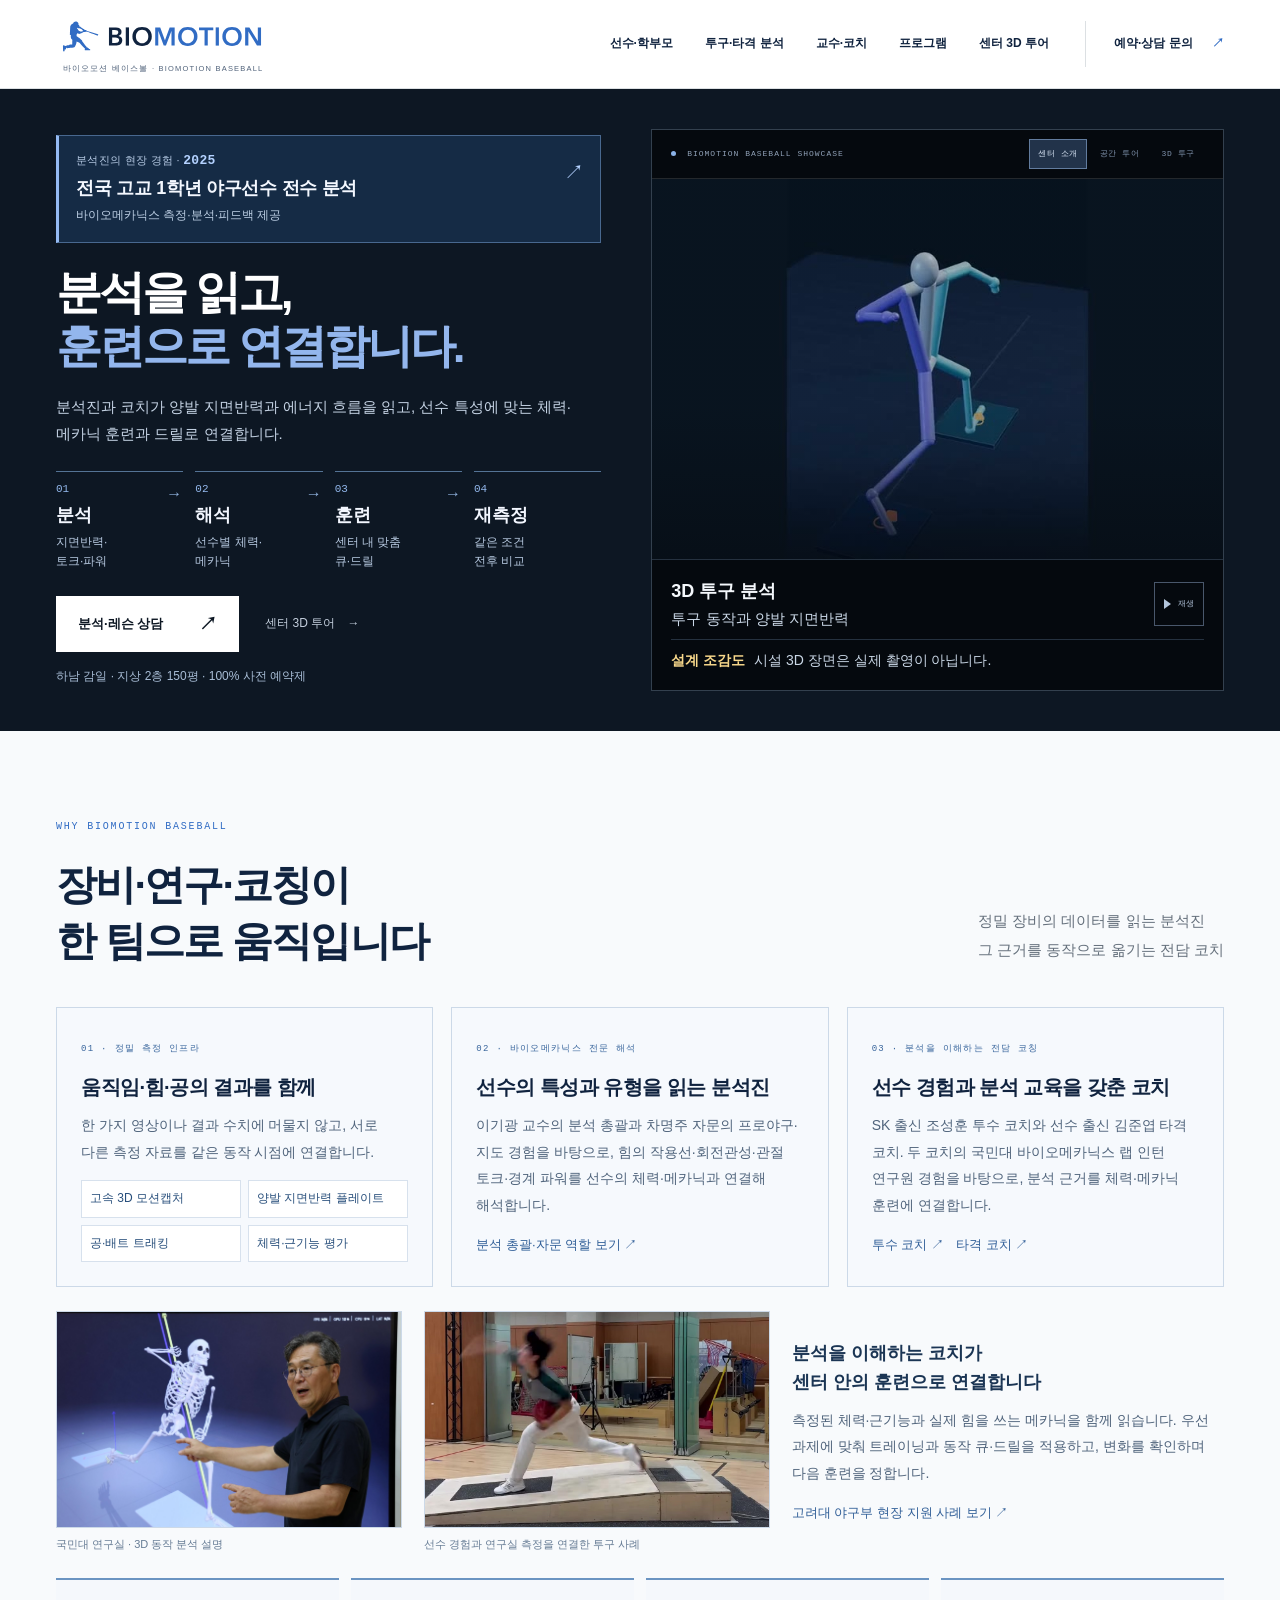
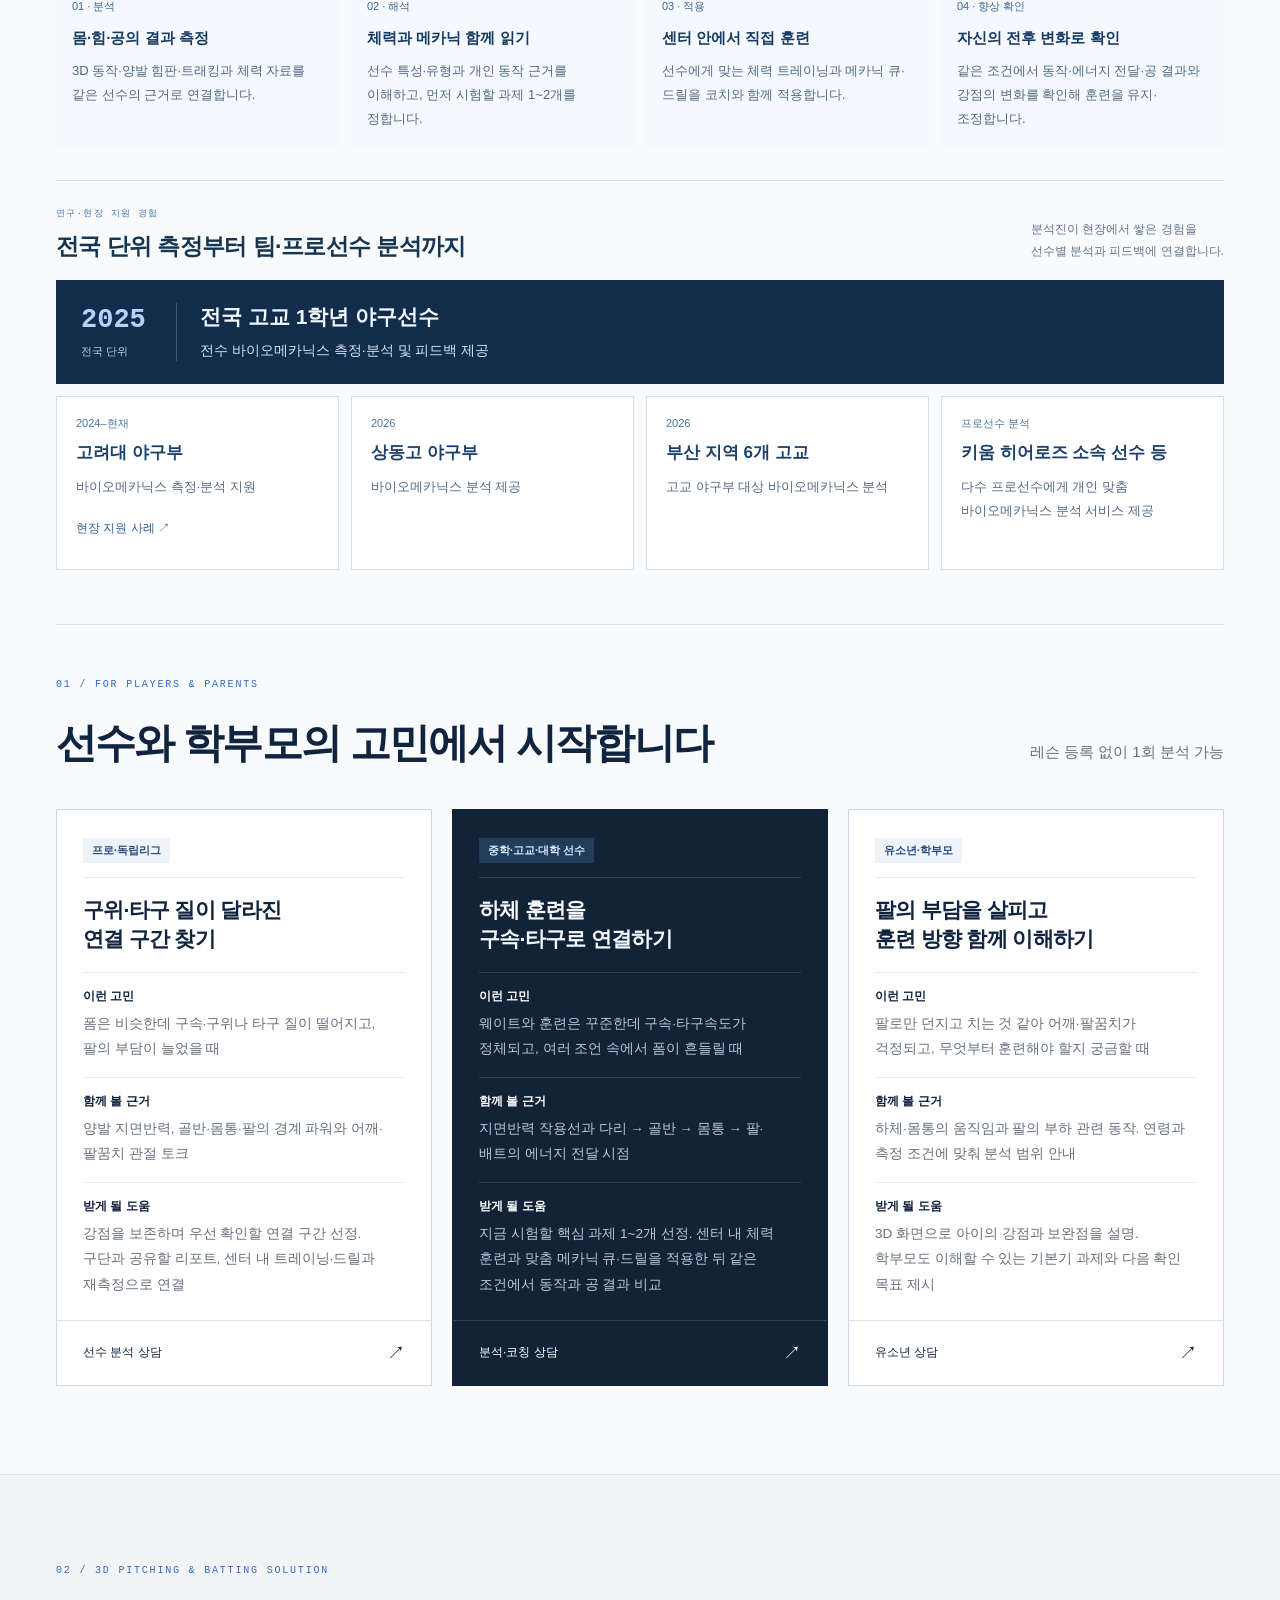
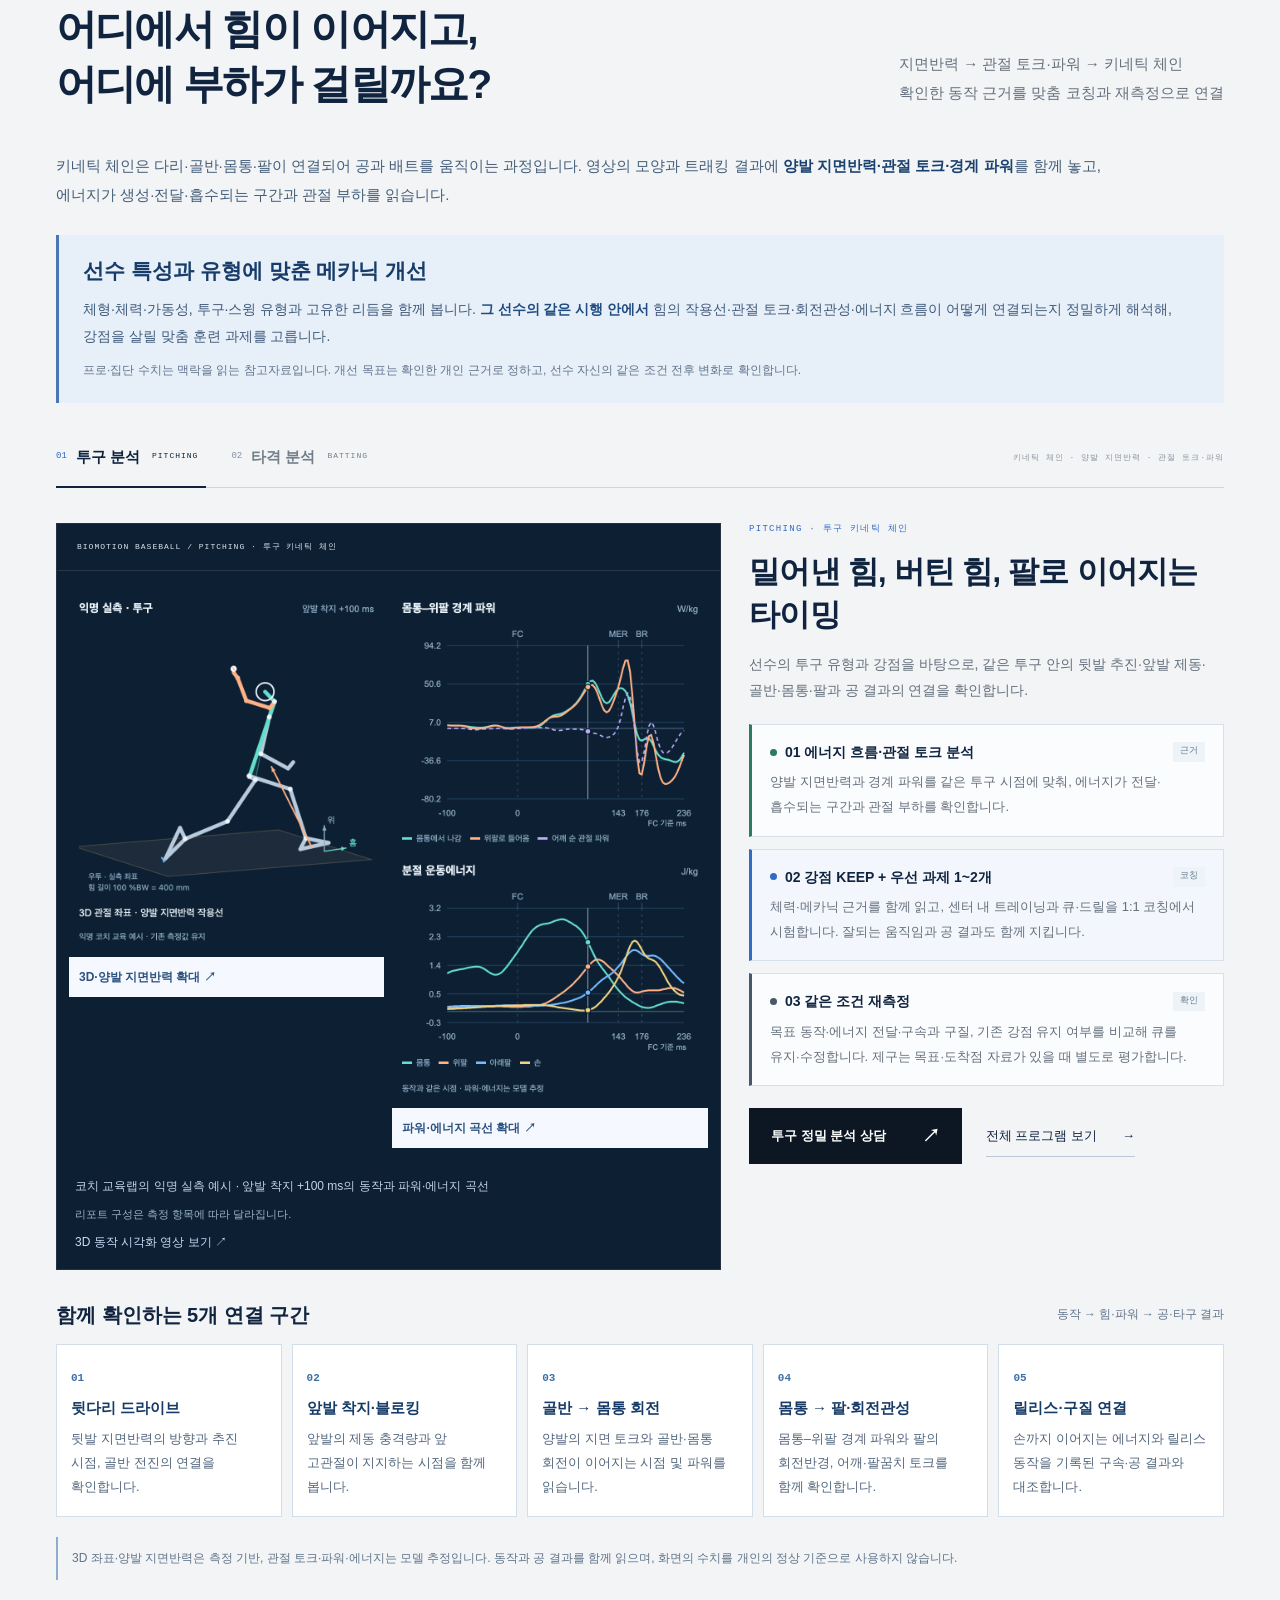
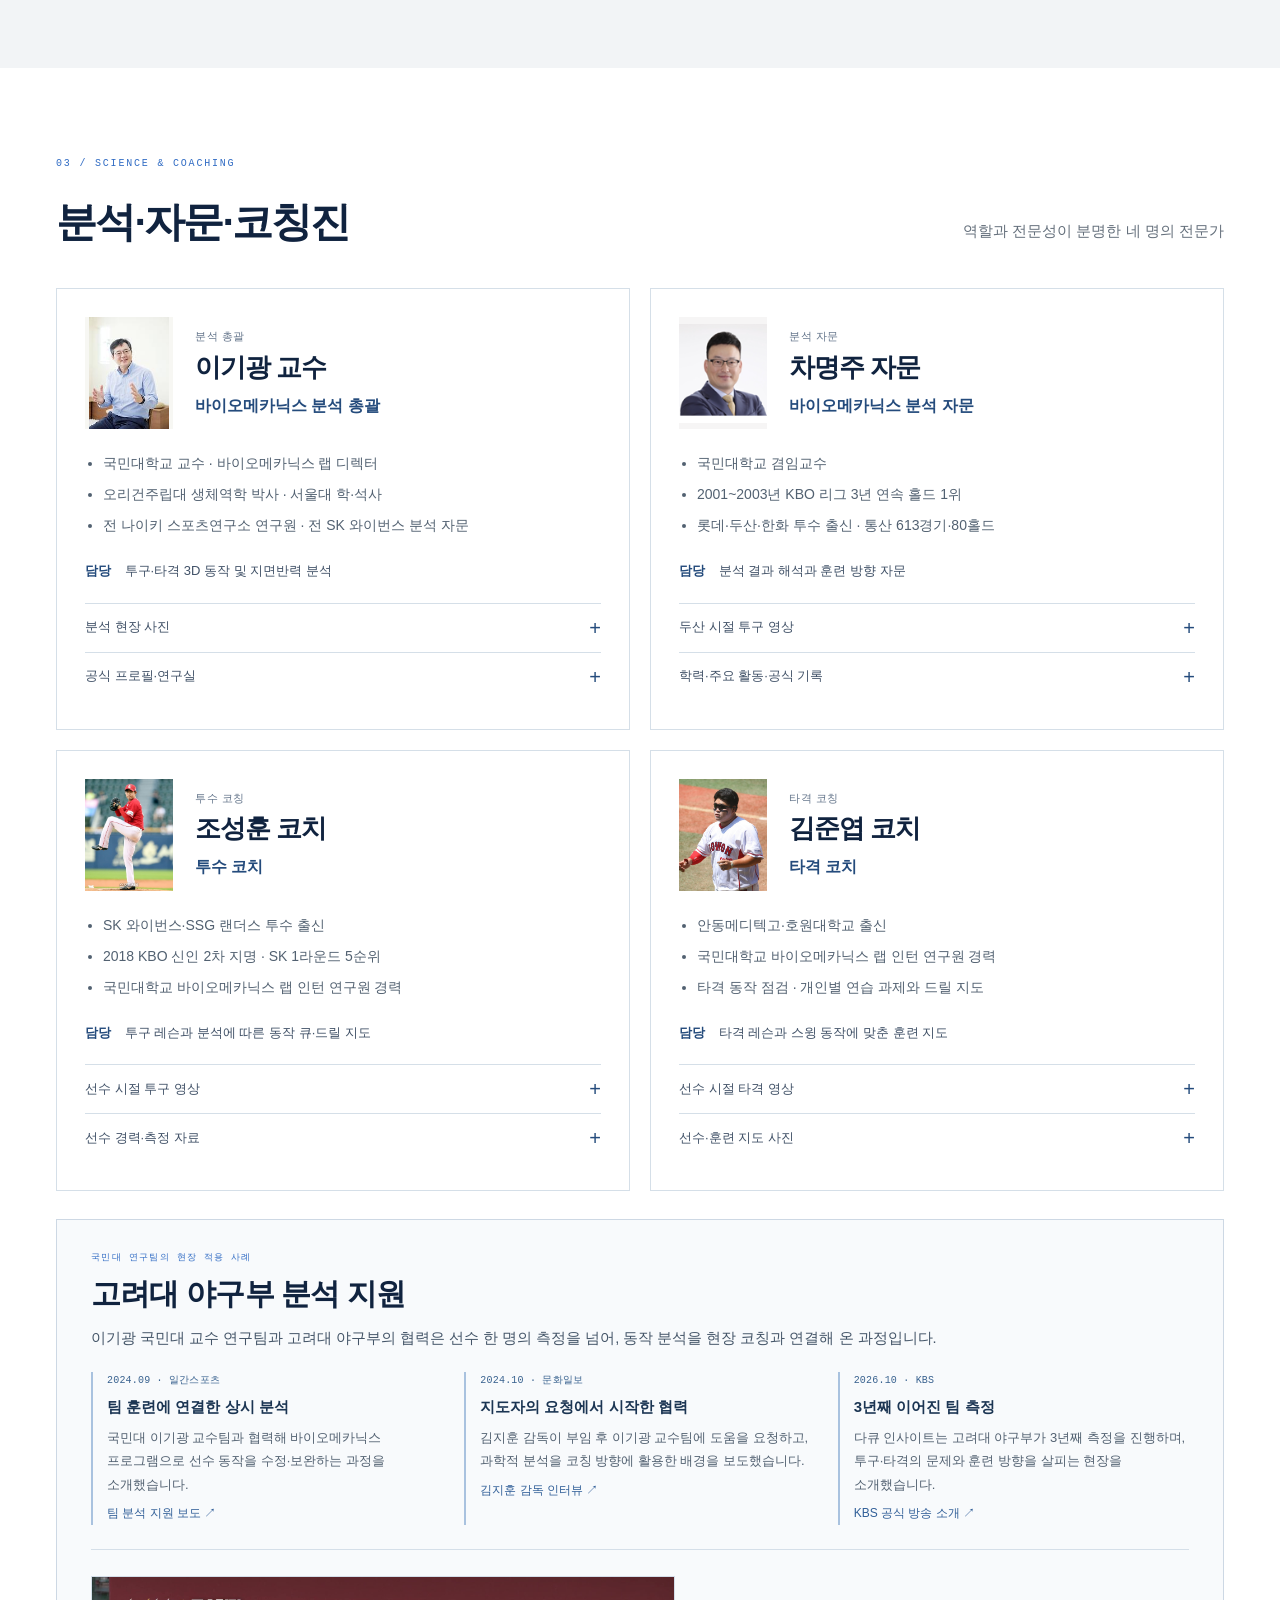
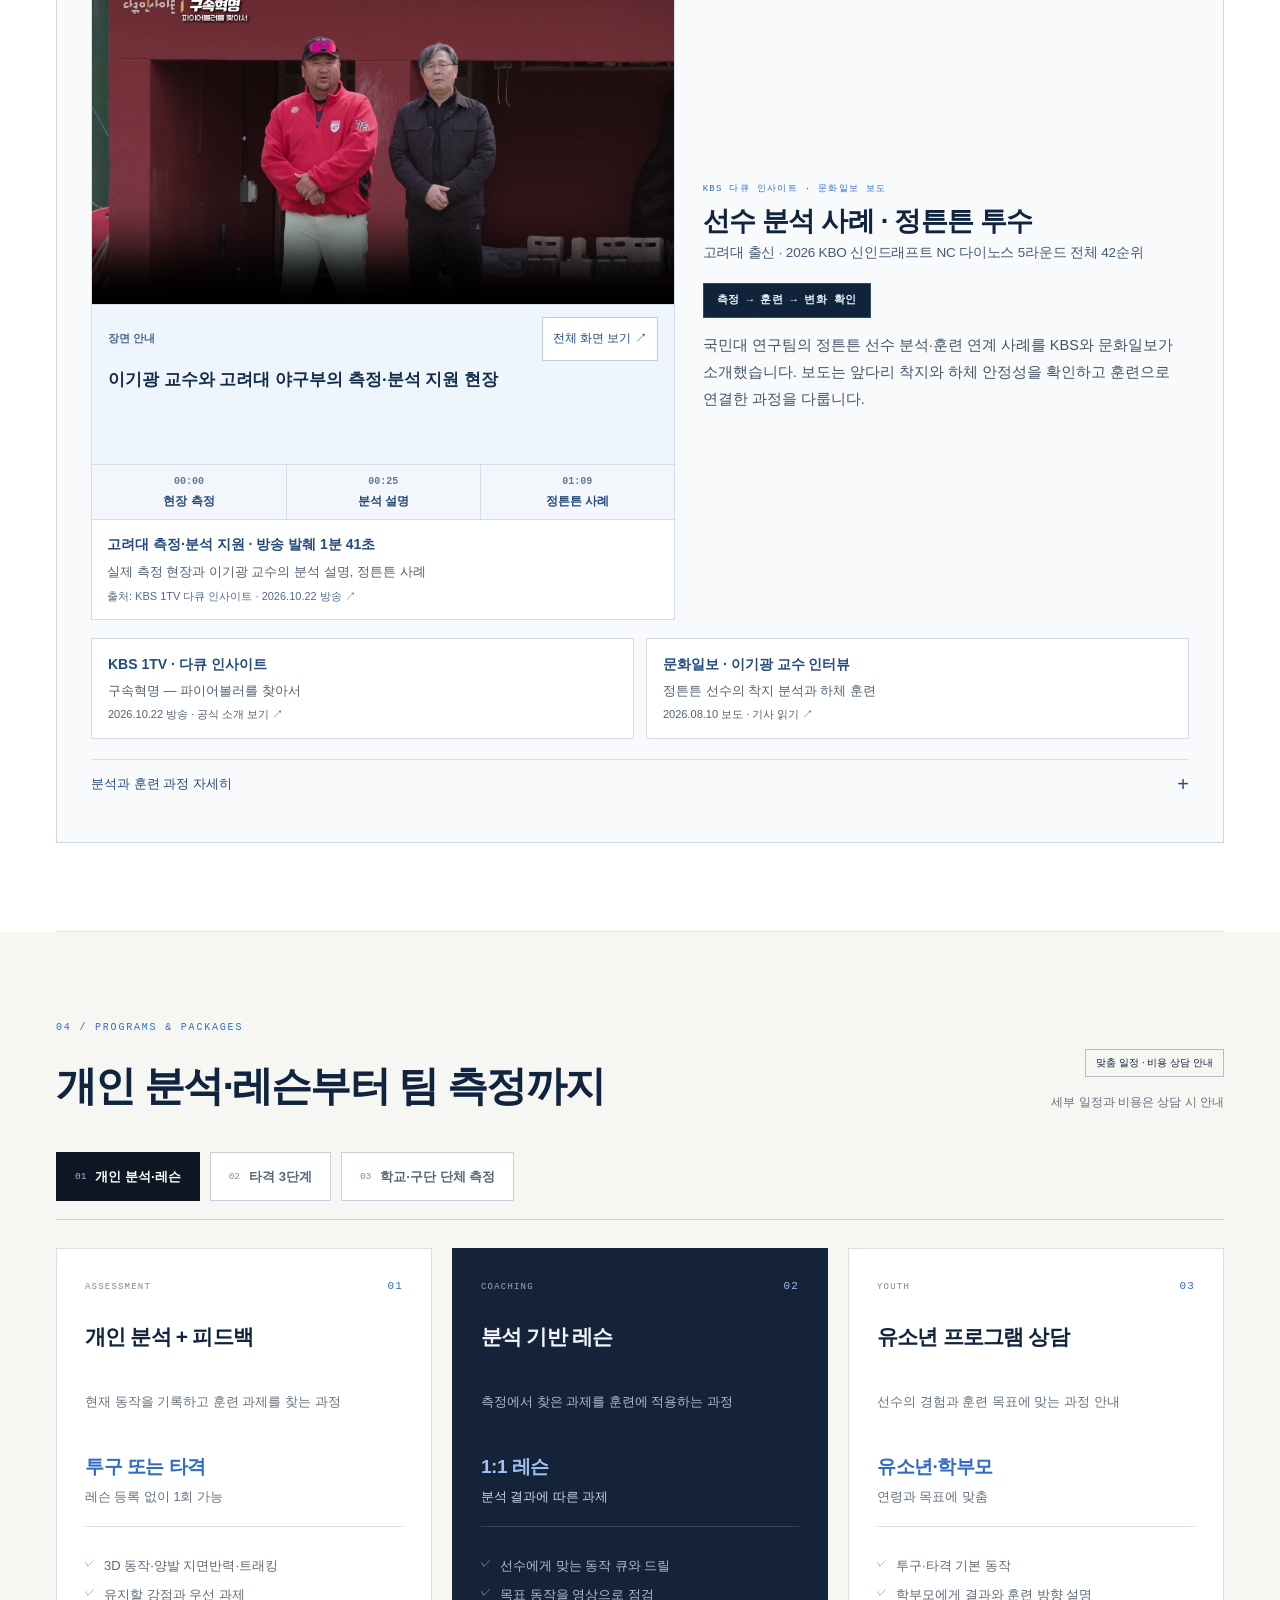
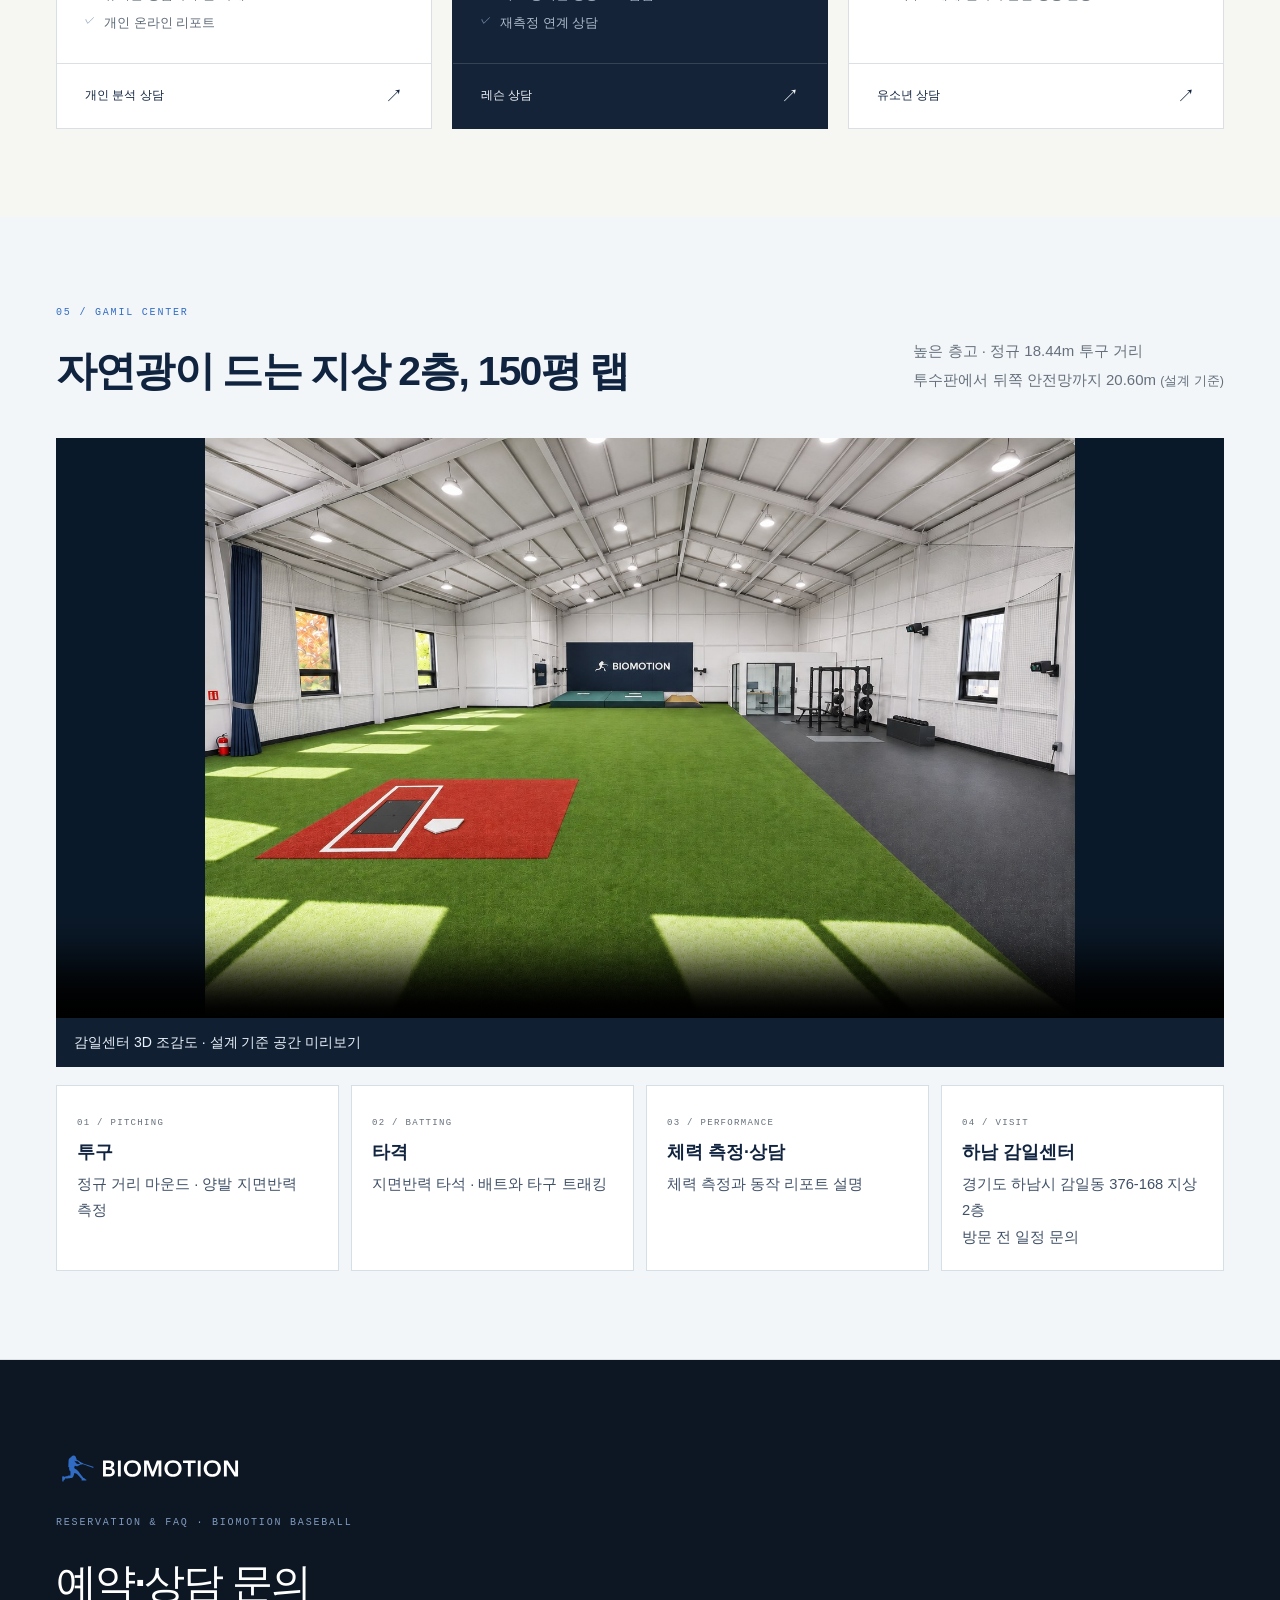
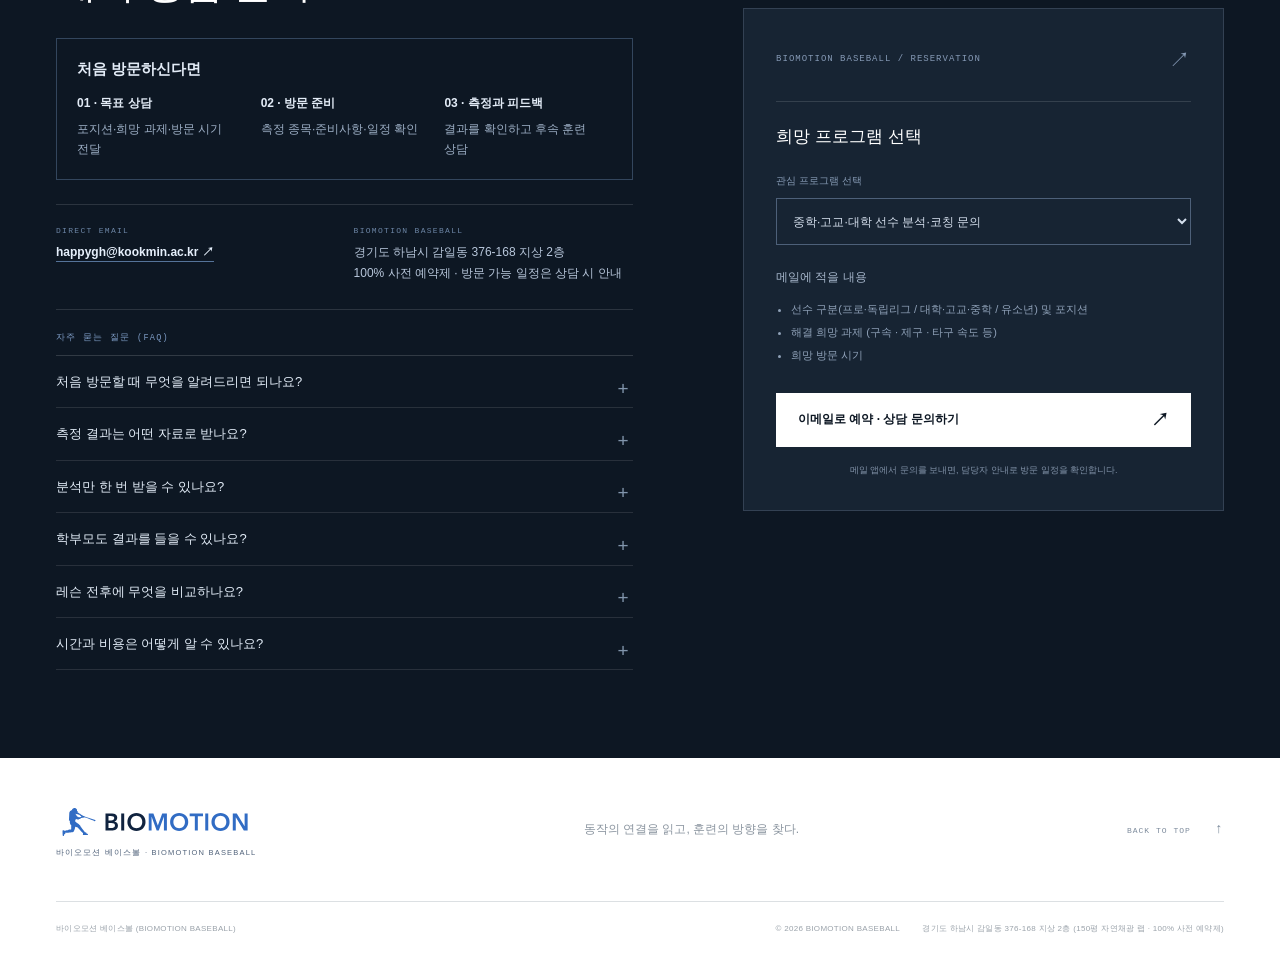
<file: index.html>
<!doctype html>
<html lang="ko">
<head>
  <meta charset="utf-8">
  <meta name="viewport" content="width=device-width, initial-scale=1">
  <meta name="theme-color" content="#08131f">
  <title>바이오모션 베이스볼 | BIOMOTION BASEBALL — 3D 투구·타격 분석 &amp; 전담 코칭</title>
  <meta name="description" content="바이오모션 베이스볼 하남 감일센터. 3D 투구·타격 분석과 양발 지면반력 측정. 바이오메카닉스 분석·자문, 전담 투수·타격 코칭과 재측정.">
  <link rel="canonical" href="https://biomotion.kr/">
  <meta property="og:type" content="website">
  <meta property="og:url" content="https://biomotion.kr/">
  <meta property="og:title" content="바이오모션 베이스볼 | 3D 투구·타격 분석과 코칭">
  <meta property="og:description" content="하남 감일센터 · 선수의 움직임을 읽고 훈련 과제를 찾는 3D 분석과 코칭">
  <meta property="og:image" content="https://biomotion.kr/assets/facility-interior-wide.jpg">
  <link rel="icon" href="assets/brand/biomotion-symbol.svg">
  <link rel="stylesheet" href="center.css?v=20261107-hero-proof-coaching">
  <script src="center.js?v=20261107-energy-coaching" defer></script>
</head>
<body>
<a class="skip" href="#main">본문으로 이동</a>
<header class="header" id="page-header">
  <div class="nav-inner wrap">
    <a class="brand" href="#intro" aria-label="바이오모션 베이스볼 홈">
      <span class="brand-lockup">
        <img src="assets/brand/biomotion-horizontal-color.svg" width="736" height="160" alt="BioMotion">
        <small>바이오모션 베이스볼 · BIOMOTION BASEBALL</small>
      </span>
    </a>
    <button class="menu" aria-expanded="false" aria-controls="navigation"><span>메뉴</span><i aria-hidden="true"></i></button>
    <nav id="navigation" aria-label="주 메뉴">
      <a href="#solutions">선수·학부모</a>
      <a href="#analysis">투구·타격 분석</a>
      <a href="#team">교수·코치</a>
      <a href="#services">프로그램</a>
      <a href="#facility">센터 3D 투어</a>
      <a class="nav-contact" href="#contact">예약·상담 문의 <span aria-hidden="true">↗</span></a>
    </nav>
  </div>
  <div class="scroll-progress" aria-hidden="true"><span id="page-progress"></span></div>
</header>

<main id="main">
  <!-- 00. HERO -->
  <section class="hero" id="intro">
    <div class="wrap hero-grid">
      <div class="hero-copy">
        <a class="hero-experience" href="#experience">
          <span class="hero-experience-label">분석진의 현장 경험 <span aria-hidden="true">·</span> <b>2025</b></span>
          <strong>전국 고교 1학년 야구선수 전수 분석</strong>
          <span class="hero-experience-detail">바이오메카닉스 측정·분석·피드백 제공</span>
          <span class="hero-experience-arrow" aria-hidden="true">↗</span>
        </a>
        <h1>분석을 읽고,<br><em>훈련으로 연결합니다.</em></h1>
        <p class="hero-promise">분석진과 코치가 양발 지면반력과 에너지 흐름을 읽고, 선수 특성에 맞는 체력·메카닉 훈련과 드릴로 연결합니다.</p>
        <div class="hero-path" id="process" aria-label="분석, 해석, 훈련, 재측정으로 이어지는 4단계">
          <ol>
            <li><span class="mono">01</span><strong>분석</strong><span>지면반력·<br>토크·파워</span></li>
            <li><span class="mono">02</span><strong>해석</strong><span>선수별 체력·<br>메카닉</span></li>
            <li><span class="mono">03</span><strong>훈련</strong><span>센터 내 맞춤<br>큐·드릴</span></li>
            <li><span class="mono">04</span><strong>재측정</strong><span>같은 조건<br>전후 비교</span></li>
          </ol>
        </div>
        <div class="hero-actions">
          <a class="button button-white" href="#contact">분석·레슨 상담 <span aria-hidden="true">↗</span></a>
          <a class="hero-secondary" href="#facility">센터 3D 투어 <span aria-hidden="true">→</span></a>
        </div>
        <p class="hero-location-note">하남 감일 · 지상 2층 150평 · 100% 사전 예약제</p>
      </div>

      <figure class="hero-visual">
        <div class="visual-topline">
          <span><i aria-hidden="true"></i> BIOMOTION BASEBALL SHOWCASE</span>
          <div class="hero-sport-switch" role="group" aria-label="첫 화면 영상 선택">
            <button type="button" data-hero-sport="official" aria-pressed="true">센터 소개</button>
            <button type="button" data-hero-sport="tour" aria-pressed="false">공간 투어</button>
            <button type="button" data-hero-sport="pitching" aria-pressed="false">3D 투구</button>
          </div>
        </div>
        <div class="hero-media is-contain" id="hero-media-stage" data-hero-mode="official">
          <video id="hero-video" src="assets/baseball-center-hero-desktop-20261106.mp4" poster="assets/baseball-center-hero-desktop-poster-20261106.jpg" data-video-label="바이오모션 베이스볼 센터 소개 영상" muted loop playsinline preload="metadata" aria-label="바이오모션 베이스볼 센터 소개 영상"></video>
          <span class="visual-coordinate coord-left" aria-hidden="true">BIOMOTION<br>BASEBALL</span>
          <span class="visual-coordinate coord-right" id="hero-sport-label" aria-hidden="true">분석·자문·코칭진</span>
          <span class="corner corner-tl" aria-hidden="true"></span><span class="corner corner-br" aria-hidden="true"></span>
        </div>
        <figcaption>
          <div class="hero-scene-caption">
            <strong id="hero-scene-title">3D 투구 분석</strong>
            <p id="hero-scene-detail">투구 동작과 양발 지면반력</p>
          </div>
          <div class="hero-video-actions">
            <button class="video-control" id="hero-video-control" aria-label="바이오모션 베이스볼 센터 소개 영상 재생"><span class="pause-icon" aria-hidden="true"></span><span class="control-label">재생</span></button>
          </div>
          <p class="hero-design-note" id="hero-design-note"><strong>설계 조감도</strong> 시설 3D 장면은 실제 촬영이 아닙니다.</p>
        </figcaption>
      </figure>
    </div>

  </section>

  <!-- 01. CONSUMER SOLUTIONS (Pro & Independent / High School & Elite / Parents & Youth) -->
  <section id="solutions" class="solutions-section section">
    <div id="start" class="sr-only" aria-hidden="true"></div>
    <div class="wrap">
      <div class="center-capabilities" id="strengths">
        <div class="section-top">
          <div><p class="eyebrow">WHY BIOMOTION BASEBALL</p><h2>장비·연구·코칭이<br>한 팀으로 움직입니다</h2></div>
          <p class="section-description">정밀 장비의 데이터를 읽는 분석진<br>그 근거를 동작으로 옮기는 전담 코치</p>
        </div>
        <div class="capability-grid">
          <article><span class="mini-label">01 · 정밀 측정 인프라</span><h3>움직임·힘·공의 결과를 함께</h3><p>한 가지 영상이나 결과 수치에 머물지 않고, 서로 다른 측정 자료를 같은 동작 시점에 연결합니다.</p><ul><li>고속 3D 모션캡처</li><li>양발 지면반력 플레이트</li><li>공·배트 트래킹</li><li>체력·근기능 평가</li></ul></article>
          <article><span class="mini-label">02 · 바이오메카닉스 전문 해석</span><h3>선수의 특성과 유형을 읽는 분석진</h3><p>이기광 교수의 분석 총괄과 차명주 자문의 프로야구·지도 경험을 바탕으로, 힘의 작용선·회전관성·관절 토크·경계 파워를 선수의 체력·메카닉과 연결해 해석합니다.</p><a href="#team">분석 총괄·자문 역할 보기 ↗</a></article>
          <article><span class="mini-label">03 · 분석을 이해하는 전담 코칭</span><h3>선수 경험과 분석 교육을 갖춘 코치</h3><p>SK 출신 조성훈 투수 코치와 선수 출신 김준엽 타격 코치. 두 코치의 국민대 바이오메카닉스 랩 인턴 연구원 경험을 바탕으로, 분석 근거를 체력·메카닉 훈련에 연결합니다.</p><a href="#coach-jo">투수 코치 ↗</a><a href="#coach-kim">타격 코치 ↗</a></article>
        </div>
        <div class="capability-proof">
          <figure><img src="assets/prof-lee-3d-skeleton.jpg" alt="국민대 연구실에서 3D 투구 동작을 설명하는 이기광 교수" loading="lazy"><figcaption>국민대 연구실 · 3D 동작 분석 설명</figcaption></figure>
          <figure><img src="assets/coach-jo-lab-mound.jpg" alt="조성훈 코치의 연구실 투구 측정 장면" loading="lazy"><figcaption>선수 경험과 연구실 측정을 연결한 투구 사례</figcaption></figure>
          <div><strong>분석을 이해하는 코치가<br>센터 안의 훈련으로 연결합니다</strong><p>측정된 체력·근기능과 실제 힘을 쓰는 메카닉을 함께 읽습니다. 우선 과제에 맞춰 트레이닝과 동작 큐·드릴을 적용하고, 변화를 확인하며 다음 훈련을 정합니다.</p><a href="#case-study">고려대 야구부 현장 지원 사례 보기 ↗</a></div>
        </div>
        <ol class="practice-loop" aria-label="분석에서 실제 훈련과 향상 확인까지">
          <li><span>01 · 분석</span><strong>몸·힘·공의 결과 측정</strong><p>3D 동작·양발 힘판·트래킹과 체력 자료를 같은 선수의 근거로 연결합니다.</p></li>
          <li><span>02 · 해석</span><strong>체력과 메카닉 함께 읽기</strong><p>선수 특성·유형과 개인 동작 근거를 이해하고, 먼저 시험할 과제 1~2개를 정합니다.</p></li>
          <li><span>03 · 적용</span><strong>센터 안에서 직접 훈련</strong><p>선수에게 맞는 체력 트레이닝과 메카닉 큐·드릴을 코치와 함께 적용합니다.</p></li>
          <li><span>04 · 향상 확인</span><strong>자신의 전후 변화로 확인</strong><p>같은 조건에서 동작·에너지 전달·공 결과와 강점의 변화를 확인해 훈련을 유지·조정합니다.</p></li>
        </ol>
        <section class="analysis-experience" id="experience" aria-labelledby="experience-heading">
          <div class="experience-heading"><div><p class="mini-label">연구·현장 지원 경험</p><h3 id="experience-heading">전국 단위 측정부터 팀·프로선수 분석까지</h3></div><p>분석진이 현장에서 쌓은 경험을<br>선수별 분석과 피드백에 연결합니다.</p></div>
          <article class="experience-national"><div><strong>2025</strong><span>전국 단위</span></div><div><h4>전국 고교 1학년 야구선수</h4><p>전수 바이오메카닉스 측정·분석 및 피드백 제공</p></div></article>
          <div class="experience-records">
            <article><span class="experience-period">2024–현재</span><h4>고려대 야구부</h4><p>바이오메카닉스 측정·분석 지원</p><a href="#case-study">현장 지원 사례 ↗</a></article>
            <article><span class="experience-period">2026</span><h4>상동고 야구부</h4><p>바이오메카닉스 분석 제공</p></article>
            <article><span class="experience-period">2026</span><h4>부산 지역 6개 고교</h4><p>고교 야구부 대상 바이오메카닉스 분석</p></article>
            <article><span class="experience-period">프로선수 분석</span><h4>키움 히어로즈 소속 선수 등</h4><p>다수 프로선수에게 개인 맞춤 바이오메카닉스 분석 서비스 제공</p></article>
          </div>
        </section>
      </div>
      <div class="section-top">
        <div><p class="eyebrow">01 / FOR PLAYERS &amp; PARENTS</p><h2>선수와 학부모의 고민에서 시작합니다</h2></div>
        <p class="section-description">레슨 등록 없이 1회 분석 가능</p>
      </div>
      <div class="consumer-grid">
        <article class="consumer-card">
          <div class="consumer-head"><span class="consumer-tag">프로·독립리그</span></div>
          <h3>구위·타구 질이 달라진<br>연결 구간 찾기</h3>
          <ul class="consumer-points"><li><strong>이런 고민</strong> 폼은 비슷한데 구속·구위나 타구 질이 떨어지고, 팔의 부담이 늘었을 때</li><li><strong>함께 볼 근거</strong> 양발 지면반력, 골반·몸통·팔의 경계 파워와 어깨·팔꿈치 관절 토크</li><li><strong>받게 될 도움</strong> 강점을 보존하며 우선 확인할 연결 구간 선정. 구단과 공유할 리포트, 센터 내 트레이닝·드릴과 재측정으로 연결</li></ul>
          <a href="#contact" class="price-link" data-consult="프로·독립리그 선수 1회 정밀 분석 문의">선수 분석 상담 <span aria-hidden="true">↗</span></a>
        </article>
        <article class="consumer-card consumer-card-featured">
          <div class="consumer-head"><span class="consumer-tag">중학·고교·대학 선수</span></div>
          <h3>하체 훈련을<br>구속·타구로 연결하기</h3>
          <ul class="consumer-points"><li><strong>이런 고민</strong> 웨이트와 훈련은 꾸준한데 구속·타구속도가 정체되고, 여러 조언 속에서 폼이 흔들릴 때</li><li><strong>함께 볼 근거</strong> 지면반력 작용선과 다리 → 골반 → 몸통 → 팔·배트의 에너지 전달 시점</li><li><strong>받게 될 도움</strong> 지금 시험할 핵심 과제 1~2개 선정. 센터 내 체력 훈련과 맞춤 메카닉 큐·드릴을 적용한 뒤 같은 조건에서 동작과 공 결과 비교</li></ul>
          <a href="#contact" class="price-link" data-consult="중학·고교·대학 선수 분석·코칭 문의">분석·코칭 상담 <span aria-hidden="true">↗</span></a>
        </article>
        <article class="consumer-card">
          <div class="consumer-head"><span class="consumer-tag">유소년·학부모</span></div>
          <h3>팔의 부담을 살피고<br>훈련 방향 함께 이해하기</h3>
          <ul class="consumer-points"><li><strong>이런 고민</strong> 팔로만 던지고 치는 것 같아 어깨·팔꿈치가 걱정되고, 무엇부터 훈련해야 할지 궁금할 때</li><li><strong>함께 볼 근거</strong> 하체·몸통의 움직임과 팔의 부하 관련 동작. 연령과 측정 조건에 맞춰 분석 범위 안내</li><li><strong>받게 될 도움</strong> 3D 화면으로 아이의 강점과 보완점을 설명. 학부모도 이해할 수 있는 기본기 과제와 다음 확인 목표 제시</li></ul>
          <a href="#contact" class="price-link" data-consult="유소년·학부모 상담">유소년 상담 <span aria-hidden="true">↗</span></a>
        </article>
      </div>
    </div>
  </section>

  <!-- 02. 3D PITCHING & BATTING ANALYSIS -->
  <section id="analysis" class="analysis-section section">
    <div id="philosophy" class="sr-only" aria-hidden="true"></div>
    <div id="pitching" class="sr-only" aria-hidden="true"></div>
    <div id="feedback" class="sr-only" aria-hidden="true"></div>
    <div class="wrap">
      <div class="section-top">
        <div>
          <p class="eyebrow">02 / 3D PITCHING &amp; BATTING SOLUTION</p>
          <h2>어디에서 힘이 이어지고,<br>어디에 부하가 걸릴까요?</h2>
        </div>
        <p class="section-description">지면반력 → 관절 토크·파워 → 키네틱 체인<br>확인한 동작 근거를 맞춤 코칭과 재측정으로 연결</p>
      </div>
      <p class="analysis-intro">키네틱 체인은 다리·골반·몸통·팔이 연결되어 공과 배트를 움직이는 과정입니다. 영상의 모양과 트래킹 결과에 <strong>양발 지면반력·관절 토크·경계 파워</strong>를 함께 놓고, 에너지가 생성·전달·흡수되는 구간과 관절 부하를 읽습니다.</p>
      <div class="individual-analysis">
        <h3>선수 특성과 유형에 맞춘 메카닉 개선</h3>
        <p>체형·체력·가동성, 투구·스윙 유형과 고유한 리듬을 함께 봅니다. <strong>그 선수의 같은 시행 안에서</strong> 힘의 작용선·관절 토크·회전관성·에너지 흐름이 어떻게 연결되는지 정밀하게 해석해, 강점을 살릴 맞춤 훈련 과제를 고릅니다.</p>
        <p class="individual-reference">프로·집단 수치는 맥락을 읽는 참고자료입니다. 개선 목표는 확인한 개인 근거로 정하고, 선수 자신의 같은 조건 전후 변화로 확인합니다.</p>
      </div>

      <div class="analysis-toolbar">
        <div class="tabs" role="tablist" aria-label="분석 종목 선택">
          <button id="tab-pitching" role="tab" aria-selected="true" aria-controls="analysis-panel" data-sport="pitching"><span>01</span> 투구 분석 <small>PITCHING</small></button>
          <button id="tab-batting" role="tab" aria-selected="false" aria-controls="analysis-panel" data-sport="batting" tabindex="-1"><span>02</span> 타격 분석 <small>BATTING</small></button>
        </div>
        <span class="toolbar-note">키네틱 체인 · 양발 지면반력 · 관절 토크·파워</span>
      </div>

      <div id="analysis-panel" role="tabpanel" aria-labelledby="tab-pitching" tabindex="0"></div>
    </div>
  </section>

  <section id="team" class="team-section section wrap">
    <div class="section-top">
      <div><p class="eyebrow">03 / SCIENCE &amp; COACHING</p><h2>분석·자문·코칭진</h2></div>
      <p class="section-description">역할과 전문성이 분명한 네 명의 전문가</p>
    </div>
    <div class="expert-grid" id="team-profiles">
      <article class="team-card expert-card" id="prof-lee" aria-labelledby="prof-lee-heading">
        <div class="expert-head">
          <img class="expert-photo expert-photo-lee" src="assets/prof-lee-profile-20261107.jpg" width="149" height="210" alt="이기광 교수" loading="lazy">
          <div><p class="expert-category">분석 총괄</p><h3 id="prof-lee-heading">이기광 교수</h3><p class="expert-role">바이오메카닉스 분석 총괄</p></div>
        </div>
        <ul class="expert-facts">
          <li>국민대학교 교수 · 바이오메카닉스 랩 디렉터</li>
          <li>오리건주립대 생체역학 박사 · 서울대 학·석사</li>
          <li>전 나이키 스포츠연구소 연구원 · 전 SK 와이번스 분석 자문</li>
        </ul>
        <p class="expert-scope"><span>담당</span> 투구·타격 3D 동작 및 지면반력 분석</p>
        <div class="expert-more">
          <details class="profile-disclosure">
            <summary>분석 현장 사진 <span aria-hidden="true">+</span></summary>
            <figure class="profile-photo"><img src="assets/prof-lee-3d-skeleton.jpg" alt="투구 3D 골격을 설명하는 이기광 교수" loading="lazy"><figcaption>3D 투구 동작을 설명하는 분석 현장</figcaption></figure>
          </details>
          <details class="profile-disclosure">
            <summary>공식 프로필·연구실 <span aria-hidden="true">+</span></summary>
            <div class="profile-links">
              <a href="https://cms.kookmin.ac.kr/biomechanics/etc/director.do" target="_blank" rel="noopener noreferrer">국민대 공식 교수 프로필 ↗</a>
              <a href="https://cms.kookmin.ac.kr/biomechanics/index.do" target="_blank" rel="noopener noreferrer">국민대 바이오메카닉스 랩 홈페이지 ↗</a>
              <a href="https://mylovekbs.kbs.co.kr/index.html?contents_id=70000000404056&amp;sname=mylovekbs&amp;source=mylovekbs&amp;stype=blog" target="_blank" rel="noopener noreferrer">KBS 다큐 인사이트 · 구속혁명 ↗</a>
              <a href="https://v.daum.net/v/20260810091728452" target="_blank" rel="noopener noreferrer">문화일보 · 투구 분석과 코칭 인터뷰 ↗</a>
              <a href="https://blog.naver.com/sportsku/223913557237" target="_blank" rel="noopener noreferrer">SPORTS KU 특집 인터뷰 ↗</a>
            </div>
          </details>
        </div>
      </article>

      <article class="team-card expert-card" id="advisor-cha" aria-labelledby="advisor-cha-heading">
        <div class="expert-head">
          <img class="expert-photo expert-photo-cha" src="assets/advisor-cha-portrait-20261107.png" width="107" height="120" alt="차명주 자문" loading="lazy">
          <div><p class="expert-category">분석 자문</p><h3 id="advisor-cha-heading">차명주 자문</h3><p class="expert-role">바이오메카닉스 분석 자문</p></div>
        </div>
        <ul class="expert-facts">
          <li>국민대학교 겸임교수</li>
          <li>2001~2003년 KBO 리그 3년 연속 홀드 1위</li>
          <li>롯데·두산·한화 투수 출신 · 통산 613경기·80홀드</li>
        </ul>
        <p class="expert-scope"><span>담당</span> 분석 결과 해석과 훈련 방향 자문</p>
        <div class="expert-more">
          <details class="profile-disclosure profile-film" id="cha-pitching-footage">
            <summary>두산 시절 투구 영상 <span aria-hidden="true">+</span></summary>
            <figure class="profile-video">
              <video id="advisor-cha-career-video" src="assets/advisor-cha-doosan-pitching-20261107.mp4" poster="assets/advisor-cha-doosan-pitching-poster-20261107.jpg" width="1408" height="960" controls playsinline preload="none" aria-label="차명주 자문의 두산 선수 시절 경기와 연습 투구 장면" aria-describedby="advisor-cha-video-caption"></video>
              <figcaption id="advisor-cha-video-caption"><strong>두산 시절 투구</strong><span>경기·연습 투구 3개 장면 · 10초</span><a href="https://imnews.imbc.com/replay/1999/nwdesk/article/1780797_30730.html" target="_blank" rel="noopener noreferrer">MBC 뉴스데스크 · 1999.05.18 방송 ↗</a></figcaption>
            </figure>
          </details>
          <details class="profile-disclosure">
            <summary>학력·주요 활동·공식 기록 <span aria-hidden="true">+</span></summary>
            <div class="profile-detail-copy">
              <p>한양대 체육학 학사 · 국민대 생체역학 박사과정 수료</p>
              <ul><li>KBO 리그 1996~2006년 · 롯데·두산·한화 투수</li><li>선수 전문 트레이닝센터 운영과 유소년 지도</li><li>국민대 야구 코칭 교육 · 베이스볼5 한국 대표팀 지도</li><li>스포츠윤리센터 이사 선임(2024년)</li><li>KBSA 경기력향상위원장으로 프로·아마 야구 발전 협의체 참여(2025년)</li></ul>
            </div>
            <div class="profile-links">
              <a href="https://www.koreabaseball.com/Record/Player/PitcherDetail/Total.aspx?playerId=96570" target="_blank" rel="noopener noreferrer">KBO 공식 선수 기록 ↗</a>
              <a href="https://www.donga.com/news/Culture/article/all/20240506/124803631/1" target="_blank" rel="noopener noreferrer">동아일보 · 은퇴 이후 활동 ↗</a>
              <a href="https://v.daum.net/v/20230624101811482" target="_blank" rel="noopener noreferrer">시사IN · 생체역학 인터뷰 ↗</a>
              <a href="https://sports.kookmin.ac.kr/kookmin/plus/1074592?pn=71" target="_blank" rel="noopener noreferrer">국민대 · 야구 코칭 교육 ↗</a>
              <a href="https://news.sbs.co.kr/news/endPage.do?news_id=N1007754042" target="_blank" rel="noopener noreferrer">SBS · 스포츠윤리센터 이사 선임 ↗</a>
              <a href="https://www.koreabaseball.com/MediaNews/Notice/View.aspx?bdSe=11465" target="_blank" rel="noopener noreferrer">KBO·KBSA 발전 협의체 ↗</a>
            </div>
          </details>
        </div>
      </article>

      <article class="team-card expert-card" id="coach-jo" aria-labelledby="coach-jo-heading">
        <div class="expert-head">
          <img class="expert-photo expert-photo-jo" src="assets/coach-jo-sk-career-20261107.jpg" width="620" height="712" alt="SK 선수 시절의 조성훈 코치" loading="lazy">
          <div><p class="expert-category">투수 코칭</p><h3 id="coach-jo-heading">조성훈 코치</h3><p class="expert-role">투수 코치</p></div>
        </div>
        <ul class="expert-facts">
          <li>SK 와이번스·SSG 랜더스 투수 출신</li>
          <li>2018 KBO 신인 2차 지명 · SK 1라운드 5순위</li>
          <li>국민대학교 바이오메카닉스 랩 인턴 연구원 경력</li>
        </ul>
        <p class="expert-scope"><span>담당</span> 투구 레슨과 분석에 따른 동작 큐·드릴 지도</p>
        <div class="expert-more">
          <details class="profile-disclosure profile-film">
            <summary>선수 시절 투구 영상 <span aria-hidden="true">+</span></summary>
            <figure class="profile-video"><video id="coach-jo-career-video" src="assets/coach-jo-game-pitching-20261107.mp4" poster="assets/coach-jo-game-pitching-poster-20261107.jpg" width="1280" height="720" controls playsinline preload="none" aria-label="조성훈 코치의 선수 시절 경기 투구 장면 모음"></video><figcaption><strong>선수 시절 경기 투구</strong><span>3개 장면 · 14초</span></figcaption></figure>
          </details>
          <details class="profile-disclosure">
            <summary>선수 경력·측정 자료 <span aria-hidden="true">+</span></summary>
            <div class="profile-detail-copy"><p>2023년 6월 20일 첫 1군 선발 등판 · SSG 소속 두산전 4이닝 무실점</p></div>
            <figure class="profile-photo"><div class="profile-photo-pair"><img src="assets/coach-jo-sk-career-20261107.jpg" alt="SK 와이번스 시절 투구하는 조성훈 코치" loading="lazy"><img src="assets/coach-jo-ssg-career-20261107.jpg" alt="SSG 랜더스 유니폼을 입은 조성훈 코치" loading="lazy"></div><figcaption>선수 시절 · 스포츠서울(왼쪽), 스포츠조선(오른쪽)</figcaption></figure>
            <figure class="profile-video"><video id="coach-jo-measurement-video" src="assets/coach-jo-measurement-20261106.mp4" poster="assets/coach-jo-lab-mound.jpg" controls playsinline preload="none" aria-label="조성훈 코치의 지면반력 마운드 투구 측정"></video><figcaption>지면반력 마운드 투구 측정</figcaption></figure>
            <div class="profile-links"><a href="https://m.sports.naver.com/kbaseball/article/477/0000089379" target="_blank" rel="noopener noreferrer">SPOTV NEWS · SK 1라운드 지명 ↗</a><a href="https://m.sports.naver.com/kbaseball/article/421/0006877943" target="_blank" rel="noopener noreferrer">뉴스1 · 첫 선발 등판 ↗</a><a href="https://www.koreabaseball.com/Futures/Player/PitcherDetail.aspx?playerId=68848" target="_blank" rel="noopener noreferrer">KBO 공식 선수 기록 ↗</a><a href="https://www.instagram.com/unconscious_pitching/" target="_blank" rel="noopener noreferrer">코치 인스타그램 ↗</a></div>
          </details>
        </div>
      </article>

      <article class="team-card expert-card" id="coach-kim" aria-labelledby="coach-kim-heading">
        <div class="expert-head">
          <img class="expert-photo expert-photo-kim" src="assets/coach-kim-profile-20261107.jpg" width="1200" height="800" alt="호원대 선수 시절의 김준엽 코치" loading="lazy">
          <div><p class="expert-category">타격 코칭</p><h3 id="coach-kim-heading">김준엽 코치</h3><p class="expert-role">타격 코치</p></div>
        </div>
        <ul class="expert-facts">
          <li>안동메디텍고·호원대학교 출신</li>
          <li>국민대학교 바이오메카닉스 랩 인턴 연구원 경력</li>
          <li>타격 동작 점검 · 개인별 연습 과제와 드릴 지도</li>
        </ul>
        <p class="expert-scope"><span>담당</span> 타격 레슨과 스윙 동작에 맞춘 훈련 지도</p>
        <div class="expert-more">
          <details class="profile-disclosure profile-film">
            <summary>선수 시절 타격 영상 <span aria-hidden="true">+</span></summary>
            <figure class="profile-video"><video id="coach-kim-career-video" src="assets/coach-kim-game-batting-20261107.mp4" poster="assets/coach-kim-game-batting-poster-20261107.jpg" width="1280" height="720" controls playsinline preload="none" aria-label="김준엽 코치의 선수 시절 타격 장면 모음"></video><figcaption><strong>선수 시절 경기 타격</strong><span>2개 장면 · 8초</span></figcaption></figure>
          </details>
          <details class="profile-disclosure">
            <summary>선수·훈련 지도 사진 <span aria-hidden="true">+</span></summary>
            <figure class="profile-photo"><div class="profile-photo-pair"><img src="assets/coach-kim-playing-20261107.jpg" alt="대학 경기에서 타격을 준비하는 김준엽 코치" loading="lazy"><img src="assets/coach-kim-profile-20261107.jpg" alt="야구장에서 유니폼을 입은 김준엽 코치" loading="lazy"></div><figcaption>선수 시절 타격과 프로필</figcaption></figure>
            <figure class="profile-photo profile-training-photo"><img src="assets/coach-kim-coaching-20261107.jpg" alt="선수의 움직임을 시범 보이며 훈련을 지도하는 김준엽 코치" loading="lazy"><figcaption>현장 훈련 지도</figcaption></figure>
            <a class="profile-consult" href="#contact" data-consult="투구·타격 1:1 레슨 문의">타격 레슨 상담 문의 <span aria-hidden="true">↗</span></a>
          </details>
        </div>
      </article>
    </div>


    <article class="case-study-card" id="case-study" aria-labelledby="team-support-heading">
      <section class="case-team-context" aria-labelledby="team-support-heading">
        <p class="mini-label">국민대 연구팀의 현장 적용 사례</p>
        <h3 id="team-support-heading">고려대 야구부 분석 지원</h3>
        <p class="case-team-lead">이기광 국민대 교수 연구팀과 고려대 야구부의 협력은 선수 한 명의 측정을 넘어, 동작 분석을 현장 코칭과 연결해 온 과정입니다.</p>
        <div class="case-team-timeline" aria-label="보도로 확인한 고려대 야구부 분석 지원">
          <div><span class="mono">2024.09 · 일간스포츠</span><strong>팀 훈련에 연결한 상시 분석</strong><p>국민대 이기광 교수팀과 협력해 바이오메카닉스 프로그램으로 선수 동작을 수정·보완하는 과정을 소개했습니다.</p><a href="https://isplus.com/article/view/isp202409240034" target="_blank" rel="noopener noreferrer">팀 분석 지원 보도 ↗</a></div>
          <div><span class="mono">2024.10 · 문화일보</span><strong>지도자의 요청에서 시작한 협력</strong><p>김지훈 감독이 부임 후 이기광 교수팀에 도움을 요청하고, 과학적 분석을 코칭 방향에 활용한 배경을 보도했습니다.</p><a href="https://v.daum.net/v/ZN0mEbqyT5" target="_blank" rel="noopener noreferrer">김지훈 감독 인터뷰 ↗</a></div>
          <div><span class="mono">2026.10 · KBS</span><strong>3년째 이어진 팀 측정</strong><p>다큐 인사이트는 고려대 야구부가 3년째 측정을 진행하며, 투구·타격의 문제와 훈련 방향을 살피는 현장을 소개했습니다.</p><a href="https://mylovekbs.kbs.co.kr/index.html?contents_id=70000000404056&amp;sname=mylovekbs&amp;source=mylovekbs&amp;stype=blog" target="_blank" rel="noopener noreferrer">KBS 공식 방송 소개 ↗</a></div>
        </div>
      </section>

      <div class="case-athlete-feature">
      <div class="case-athlete-copy">
      <div class="case-study-header">
        <div>
          <p class="mini-label">KBS 다큐 인사이트 · 문화일보 보도</p>
          <h4 id="case-study-heading">선수 분석 사례 · 정튼튼 투수 <small>고려대 출신 · 2026 KBO 신인드래프트 NC 다이노스 5라운드 전체 42순위</small></h4>
        </div>
        <span class="case-study-badge">측정 → 훈련 → 변화 확인</span>
      </div>
      <p class="case-study-lead">국민대 연구팀의 정튼튼 선수 분석·훈련 연계 사례를 KBS와 문화일보가 소개했습니다. 보도는 앞다리 착지와 하체 안정성을 확인하고 훈련으로 연결한 과정을 다룹니다.</p>
      </div>
      <figure class="case-broadcast">
        <video id="jeong-kbs-video" controls playsinline preload="none" width="1920" height="1080" poster="assets/kbs-korea-measurement-poster-20261107.jpg" aria-label="KBS 다큐 인사이트 고려대 야구부 측정·분석 지원과 정튼튼 사례, 1분 41초">
          <source src="assets/kbs-korea-measurement-analysis-20261107.mp4" type="video/mp4">
          이 브라우저에서는 영상을 재생할 수 없습니다. <a href="assets/kbs-korea-measurement-analysis-20261107.mp4">방송 발췌 영상 보기</a>
        </video>
        <div class="case-large-caption" aria-label="큰 글씨 방송 자막과 장면 안내">
          <div class="case-caption-head"><span id="kbs-caption-kind">장면 안내</span><button type="button" id="kbs-fullscreen" aria-controls="jeong-kbs-video">전체 화면 보기 ↗</button></div>
          <p id="kbs-large-caption">이기광 교수와 고려대 야구부의 측정·분석 지원 현장</p>
        </div>
        <div class="case-broadcast-chapters" role="group" aria-label="방송 영상의 주요 장면부터 재생">
          <button type="button" data-kbs-seek="0" aria-controls="jeong-kbs-video" aria-label="현장 측정 장면 0분 0초부터 재생"><span>00:00</span>현장 측정</button>
          <button type="button" data-kbs-seek="25" aria-controls="jeong-kbs-video" aria-label="이기광 교수의 분석 설명 0분 25초부터 재생"><span>00:25</span>분석 설명</button>
          <button type="button" data-kbs-seek="69" aria-controls="jeong-kbs-video" aria-label="정튼튼 사례 1분 9초부터 재생"><span>01:09</span>정튼튼 사례</button>
        </div>
        <figcaption><strong>고려대 측정·분석 지원 · 방송 발췌 1분 41초</strong><span>실제 측정 현장과 이기광 교수의 분석 설명, 정튼튼 사례</span><a href="https://mylovekbs.kbs.co.kr/index.html?contents_id=70000000404056&amp;sname=mylovekbs&amp;source=mylovekbs&amp;stype=blog" target="_blank" rel="noopener noreferrer">출처: KBS 1TV 다큐 인사이트 · 2026.10.22 방송 ↗</a></figcaption>
      </figure>
      </div>

      <div class="case-media-links" aria-label="정튼튼 선수 사례의 방송·언론 출처">
        <a href="https://mylovekbs.kbs.co.kr/index.html?contents_id=70000000404056&amp;sname=mylovekbs&amp;source=mylovekbs&amp;stype=blog" target="_blank" rel="noopener noreferrer"><strong>KBS 1TV · 다큐 인사이트</strong><span>구속혁명 — 파이어볼러를 찾아서</span><small>2026.10.22 방송 · 공식 소개 보기 ↗</small></a>
        <a href="https://v.daum.net/v/20260810091728452" target="_blank" rel="noopener noreferrer"><strong>문화일보 · 이기광 교수 인터뷰</strong><span>정튼튼 선수의 착지 분석과 하체 훈련</span><small>2026.08.10 보도 · 기사 읽기 ↗</small></a>
      </div>

      <details class="case-study-details"><summary>분석과 훈련 과정 자세히 <span aria-hidden="true">+</span></summary>
      <div class="case-study-steps" aria-label="정튼튼 투수의 측정과 훈련 과정">
        <div class="case-step">
          <span class="mono">01 · 2024년 첫 측정</span>
          <strong>앞다리 착지에서 확인한 과제</strong>
          <p>이기광 교수 연구팀은 투구 중 앞발 착지 이후 앞다리 무릎이 무너지는 동작을 확인했습니다.</p>
        </div>
        <div class="case-step case-step-highlight">
          <span class="mono">02 · 훈련 적용</span>
          <strong>하체 훈련과 착지 안정화</strong>
          <p>문화일보는 앞다리의 버티는 힘을 키우는 하체 훈련과 착지 안정화 과정을 소개했습니다.</p>
        </div>
        <div class="case-step">
          <span class="mono">03 · 2025년 재측정</span>
          <strong>몸통이 일찍 열리는 동작의 변화</strong>
          <p>SPORTS KU 인터뷰에서 선수는 전년보다 몸통이 일찍 열리는 동작이 줄고 구속과 팔 움직임이 빨라졌다고 말했습니다.</p>
        </div>
      </div>

      <div class="public-team-links case-study-links">
        <a class="text-link" href="https://blog.naver.com/sportsku/223913557237" target="_blank" rel="noopener noreferrer">보완 인터뷰 · SPORTS KU <span aria-hidden="true">↗</span></a>
        <a class="text-link" href="https://kusf.or.kr/league/league_player_detail.html?p_code=22696" target="_blank" rel="noopener noreferrer">KUSF 대학야구 U리그 기록 <span aria-hidden="true">↗</span></a>
        <a class="text-link" href="https://www.koreabaseball.com/Record/Player/PitcherDetail/Basic.aspx?playerId=56940" target="_blank" rel="noopener noreferrer">KBO 공식 선수 기록 <span aria-hidden="true">↗</span></a>
        <a class="text-link" href="#contact" data-consult="중학·고교·대학 선수 분석·코칭 문의">선수 3D 정밀 분석·코칭 상담 문의 <span aria-hidden="true">↗</span></a>
      </div>
      </details>
    </article>
  </section>

  <!-- 04. PROGRAMS & SERVICES -->
  <section id="services" class="pricing-section section">
    <div id="programs" class="sr-only" aria-hidden="true"></div>
    <div id="pitching-options" class="sr-only" aria-hidden="true"></div>
    <div class="wrap">
      <div class="section-top">
        <div>
          <p class="eyebrow">04 / PROGRAMS &amp; PACKAGES</p>
          <h2>개인 분석·레슨부터 팀 측정까지</h2>
        </div>
        <div class="pricing-meta">
          <span class="outline-label">맞춤 일정 · 비용 상담 안내</span>
          <p>세부 일정과 비용은 상담 시 안내</p>
        </div>
      </div>

      <div class="pricing-tabs" role="tablist" aria-label="서비스 카테고리 선택">
        <button type="button" id="ptab-individual" role="tab" aria-selected="true" aria-controls="pricing-panel-individual" data-pricing-tab="individual">
          <span class="mono">01</span> 개인 분석·레슨
        </button>
        <button type="button" id="ptab-batting" role="tab" aria-selected="false" aria-controls="pricing-panel-batting" data-pricing-tab="batting" tabindex="-1">
          <span class="mono">02</span> 타격 3단계
        </button>
        <button type="button" id="ptab-team" role="tab" aria-selected="false" aria-controls="pricing-panel-team" data-pricing-tab="team" tabindex="-1">
          <span class="mono">03</span> 학교·구단 단체 측정
        </button>
      </div>

      <div id="pricing-panel-individual" class="pricing-tab-panel" role="tabpanel" aria-labelledby="ptab-individual" tabindex="0">
        <div id="individual-pricing-content"></div>
      </div>

      <div id="pricing-panel-batting" class="pricing-tab-panel" role="tabpanel" aria-labelledby="ptab-batting" tabindex="0" hidden>
        <div id="price-cards" class="price-grid"></div>
      </div>

      <div id="pricing-panel-team" class="pricing-tab-panel" role="tabpanel" aria-labelledby="ptab-team" tabindex="0" hidden>
        <div id="team-pricing-content"></div>
      </div>
    </div>
  </section>

  <section id="facility" class="facility-section section">
    <div class="wrap">
      <div class="section-top">
        <div><p class="eyebrow">05 / GAMIL CENTER</p><h2>자연광이 드는 지상 2층, 150평 랩</h2></div>
        <p class="section-description">높은 층고 · 정규 18.44m 투구 거리<br>투수판에서 뒤쪽 안전망까지 20.60m <small>(설계 기준)</small></p>
      </div>
      <figure class="public-tour">
        <video id="facility-tour-wide-video" src="assets/facility-tour-ko-20261106.mp4" poster="assets/facility-interior-wide.jpg" controls playsinline preload="none" aria-label="감일센터 공간 3D 조감도 투어"></video>
        <figcaption>감일센터 3D 조감도 · 설계 기준 공간 미리보기</figcaption>
      </figure>
      <div class="facility-grid">
        <article class="facility-card"><span class="mini-label">01 / PITCHING</span><h3>투구</h3><p>정규 거리 마운드 · 양발 지면반력 측정</p></article>
        <article class="facility-card"><span class="mini-label">02 / BATTING</span><h3>타격</h3><p>지면반력 타석 · 배트와 타구 트래킹</p></article>
        <article class="facility-card"><span class="mini-label">03 / PERFORMANCE</span><h3>체력 측정·상담</h3><p>체력 측정과 동작 리포트 설명</p></article>
        <article class="facility-card"><span class="mini-label">04 / VISIT</span><h3>하남 감일센터</h3><p>경기도 하남시 감일동 376-168 지상 2층<br>방문 전 일정 문의</p></article>
      </div>
    </div>
  </section>

  <!-- 06. CONSULTATION & FAQ -->
  <section id="contact" class="contact-section section">
    <div id="faq" class="sr-only" aria-hidden="true"></div>
    <div class="wrap contact-grid">
      <div class="contact-copy">
        <img class="contact-brand-logo" src="assets/brand/biomotion-horizontal-dark.svg" width="736" height="160" alt="BioMotion">
        <p class="eyebrow">RESERVATION &amp; FAQ · BIOMOTION BASEBALL</p>
        <h2>예약·상담 문의</h2>

        <div class="first-visit-guide" id="first-visit">
          <h3>처음 방문하신다면</h3>
          <ol><li><strong>01 · 목표 상담</strong><span>포지션·희망 과제·방문 시기 전달</span></li><li><strong>02 · 방문 준비</strong><span>측정 종목·준비사항·일정 확인</span></li><li><strong>03 · 측정과 피드백</strong><span>결과를 확인하고 후속 훈련 상담</span></li></ol>
        </div>

        <div class="contact-meta-grid">
          <div>
            <span class="mini-label">DIRECT EMAIL</span>
            <p><a class="contact-inline-mail" href="mailto:happygh@kookmin.ac.kr">happygh@kookmin.ac.kr <span aria-hidden="true">↗</span></a></p>
          </div>
          <div>
            <span class="mini-label">BIOMOTION BASEBALL</span>
            <p>경기도 하남시 감일동 376-168 지상 2층<br>100% 사전 예약제 · 방문 가능 일정은 상담 시 안내</p>
          </div>
        </div>

        <div class="contact-faq-wrap" aria-label="선수 및 학부모 자주 묻는 질문">
          <span class="mini-label">자주 묻는 질문 (FAQ)</span>
          <div id="faq-list"></div>
        </div>
      </div>

      <div class="consult">
        <div class="consult-heading"><span class="mono">BIOMOTION BASEBALL / RESERVATION</span><span aria-hidden="true">↗</span></div>
        <h3>희망 프로그램 선택</h3>
        <label for="consult-sport">관심 프로그램 선택</label>
        <select id="consult-sport">
          <option>중학·고교·대학 선수 분석·코칭 문의</option>
          <option>프로·독립리그 선수 1회 정밀 분석 문의</option>
          <option>유소년·학부모 상담</option>
          <option>투구 1회 정밀 분석 + 피드백 (단독 신청)</option>
          <option>타격 1회 정밀 분석 + 피드백 (단독 신청)</option>
          <option>투구·타격 1:1 레슨 문의</option>
          <option>타격 패키지 — STEP 1 측정 + 피드백</option>
          <option>타격 패키지 — STEP 2 측정 + 피드백 + 레슨(60분)</option>
          <option>타격 패키지 — STEP 3 측정 + 피드백 + 레슨 + 재측정</option>
          <option>유소년 프로그램 문의</option>
          <option>학교·구단 단체 측정 문의</option>
        </select>
        <p class="consult-check-title">메일에 적을 내용</p>
        <ul>
          <li>선수 구분(프로·독립리그 / 대학·고교·중학 / 유소년) 및 포지션</li>
          <li>해결 희망 과제 (구속 · 제구 · 타구 속도 등)</li>
          <li>희망 방문 시기</li>
        </ul>
        <a class="button button-white" id="email-link" href="mailto:happygh@kookmin.ac.kr">이메일로 예약 · 상담 문의하기 <span aria-hidden="true">↗</span></a>
        <p class="consult-notice">메일 앱에서 문의를 보내면, 담당자 안내로 방문 일정을 확인합니다.</p>
      </div>
    </div>
  </section>
</main>

<footer class="footer">
  <div class="wrap">
    <div class="footer-top">
      <a class="brand" href="#intro" aria-label="바이오모션 베이스볼 홈">
        <span class="brand-lockup">
          <img src="assets/brand/biomotion-horizontal-color.svg" width="736" height="160" alt="BioMotion">
          <small>바이오모션 베이스볼 · BIOMOTION BASEBALL</small>
        </span>
      </a>
      <p>동작의 연결을 읽고, 훈련의 방향을 찾다.</p>
      <a class="back-top" href="#intro">BACK TO TOP <span aria-hidden="true">↑</span></a>
    </div>
    <div class="footer-bottom">
      <p>바이오모션 베이스볼 (BIOMOTION BASEBALL)</p>
      <p>© 2026 BIOMOTION BASEBALL <span>경기도 하남시 감일동 376-168 지상 2층 (150평 자연채광 랩 · 100% 사전 예약제)</span></p>
    </div>
  </div>
</footer>
</body>
</html>
</file>
<file: center.css>
:root{--ink:#10233f;--ink-deep:#0d1723;--muted:#65707c;--blue:#316cc4;--blue-light:#96b8ee;--line:#dce0e3;--paper:#f6f6f3;--white:#fff;--dark-line:#ffffff20;--font:-apple-system,BlinkMacSystemFont,'Apple SD Gothic Neo','Noto Sans KR',sans-serif;--mono:'SFMono-Regular',Consolas,monospace}
*{box-sizing:border-box}[hidden]{display:none!important}html{scroll-behavior:smooth;scroll-padding-top:100px}body{margin:0;background:#fff;color:var(--ink);font-family:var(--font);font-size:15px;line-height:1.8;word-break:keep-all;-webkit-font-smoothing:antialiased}h1,h2,h3,h4,p,figure{margin:0}h1,h2,h3,h4{line-height:1.35}a{color:inherit;text-decoration:none}button,select{font:inherit}button,a,summary,select{-webkit-tap-highlight-color:transparent}button,summary{cursor:pointer}button{color:inherit}em,i{font-style:normal}button{border-radius:0}a:focus-visible,button:focus-visible,summary:focus-visible,select:focus-visible,[tabindex]:focus-visible{outline:3px solid #dd9a4a;outline-offset:5px}a,button{touch-action:manipulation}.wrap{width:min(100% - 112px,1240px);margin-inline:auto}.section{padding-block:112px}.eyebrow,.mini-label{font-family:var(--mono);font-size:10px;letter-spacing:1.8px;font-weight:500;line-height:1.5}.eyebrow{color:var(--blue);margin-bottom:24px}.mini-label{color:var(--muted);font-size:9px;letter-spacing:1.3px}.mono{font-family:var(--mono);font-weight:400}.lead{font-size:16px;color:var(--muted);line-height:1.95}h2{font-size:clamp(30px,3.2vw,44px);font-weight:650;letter-spacing:-1.8px}.section-top{display:flex;justify-content:space-between;align-items:flex-end;gap:50px;margin-bottom:52px}.section-description{color:var(--muted);font-size:15px;line-height:1.95;max-width:400px;padding-bottom:5px}.editorial-heading{display:grid;grid-template-columns:1fr 3fr;gap:40px;margin-bottom:60px}.editorial-heading>.eyebrow{padding-top:9px}.editorial-heading h2{margin-bottom:25px}.button{display:inline-flex;align-items:center;justify-content:space-between;gap:36px;background:var(--ink-deep);color:#fff;padding:16px 22px;font-size:13px;font-weight:600;min-height:52px;transition:background .2s,transform .2s}.button>span{font-size:18px;line-height:1}.button:hover{background:#284a75}.button-white{background:#fff;color:var(--ink-deep)}.button-white:hover{background:#dbe8fa}.text-link{display:inline-flex;align-items:center;gap:25px;font-size:13px;border-bottom:1px solid #bdc8d6;padding:5px 0;min-height:42px}.text-link:hover{color:var(--blue)}
/* Navigation */
.header{position:sticky;top:0;background:#ffffffef;backdrop-filter:blur(16px);z-index:30;border-bottom:1px solid var(--line)}.nav-inner{height:88px;display:flex;align-items:center;justify-content:space-between;gap:30px}.brand{display:inline-flex;align-items:center;gap:17px;flex-shrink:0;line-height:1}.brand-monogram{font-size:35px;letter-spacing:-3.4px;font-weight:800;line-height:1;border-right:1px solid #cfd5da;padding-right:17px}.brand-monogram>span{color:var(--blue)}.brand-name{font-size:14px;font-weight:750;letter-spacing:1.5px}.brand-name small{display:block;font-size:7px;font-weight:500;letter-spacing:2.1px;margin-top:8px}.header nav{display:flex;align-items:center;gap:32px;font-size:12px;font-weight:600}.header nav>a{padding:12px 0;position:relative;white-space:nowrap}.header nav>a:after{content:'';position:absolute;bottom:6px;left:0;width:0;height:1px;background:var(--blue);transition:width .2s}.header nav>a:hover:after{width:100%}.header nav>a[aria-current=location]{color:var(--blue)}.header nav .nav-contact{margin-left:4px;border-left:1px solid var(--line);padding-left:28px}.nav-contact span{margin-left:16px;color:var(--blue)}.menu{display:none}.scroll-progress{height:1px;position:absolute;bottom:-1px;left:0;right:0}.scroll-progress span{display:block;background:var(--blue);height:1px;width:0}
/* Hero */
.hero{color:white;background:var(--ink-deep);overflow:hidden;position:relative}.hero-grid{display:grid;grid-template-columns:1fr 1.05fr;gap:50px;padding-top:70px;padding-bottom:57px;align-items:center;min-height:650px}.hero-copy{position:relative;z-index:1}.hero .eyebrow{color:#a5b9d4;display:flex;align-items:center;gap:12px;font-size:9px;letter-spacing:1.6px;margin-bottom:28px}.accent-line{width:22px;height:2px;background:#6d9cec;display:inline-block}.hero h1{font-size:clamp(46px,4.7vw,66px);line-height:1.17;letter-spacing:-3px;font-weight:600}.hero h1 em{color:#93b6ed}.hero-korean{font-size:14px;font-weight:500;margin-top:28px;color:#c7d1de}.hero-description{font-size:14px;line-height:1.95;color:#97a7bc;margin-top:13px;max-width:430px}.hero-actions{display:flex;gap:26px;align-items:center;flex-wrap:wrap;margin-top:31px}.hero-secondary{font-size:12px;color:#c4cfdd;padding-block:12px;min-height:44px}.hero-secondary>span{margin-left:9px}.hero-secondary:hover{color:white}.hero-visual{border:1px solid #33404e;background:#05090e;align-self:center;position:relative;min-width:0}.visual-topline{display:flex;align-items:center;justify-content:space-between;gap:10px;padding:15px 19px;font-family:var(--mono);font-size:8px;letter-spacing:1px;color:#91a2b8;border-bottom:1px solid var(--dark-line)}.visual-topline i{display:inline-block;height:5px;width:5px;border-radius:50%;background:#8bb2e7;margin-right:5px}.visual-topline>span:last-child{font-size:7px}.hero-media{position:relative;aspect-ratio:1.28;overflow:hidden;background:#000}.hero-media video{width:100%;height:100%;object-fit:cover;display:block}.hero-media:after{content:'';position:absolute;inset:0;pointer-events:none;background:linear-gradient(180deg,#05090e15 60%,#05090e80)}.visual-coordinate{position:absolute;font-family:var(--mono);font-size:7px;letter-spacing:1.2px;color:#b3c4da;line-height:1.7;z-index:1}.coord-left{top:22px;left:20px}.coord-right{bottom:20px;right:20px}.corner{position:absolute;z-index:1;width:12px;height:12px;border-color:#7f96b3;border-style:solid}.corner-tl{top:18px;right:18px;border-width:1px 1px 0 0}.corner-br{bottom:18px;left:18px;border-width:0 0 1px 1px}.hero-visual figcaption{display:flex;justify-content:space-between;align-items:center;gap:15px;padding:19px;border-top:1px solid #25313f}.hero-visual figcaption strong{display:block;font-size:12px;font-weight:500;color:#d9e2ef}.hero-visual figcaption div>span{display:block;font-size:9px;color:#8b9db4;margin-top:3px}.video-control{border:1px solid #49576b;min-height:34px;min-width:34px;padding:5px 9px;background:transparent;color:#b3c5db;display:flex;align-items:center;justify-content:center;gap:7px;font-size:8px}.pause-icon{display:inline-block;width:8px;height:9px;border-inline:2px solid currentColor}.video-control.is-paused .pause-icon{height:0;width:0;border:5px solid transparent;border-left:7px solid currentColor;border-right:0}.video-control:hover{background:#1c2939}.hero-bottom{padding-block:21px;border-top:1px solid #ffffff20;display:flex;justify-content:space-between;align-items:center;color:#8293a9;font-size:8px;letter-spacing:1.6px}.hero-bottom a{font-size:10px;letter-spacing:0;color:#b4c2d4}.hero-bottom a>span{margin-left:20px}.pillars-strip{border-bottom:1px solid var(--line);background:var(--paper)}.pillars-strip>.wrap{padding-block:27px;display:flex;align-items:center;justify-content:space-between;gap:20px}.pillars-strip .wrap>div{display:grid;grid-template-columns:auto auto;align-items:center;column-gap:13px}.pillars-strip .mono{grid-row:span 2;color:#8d99a4;font-size:10px;padding-right:7px}.pillars-strip strong{font-size:11px;font-family:var(--mono);font-weight:500;letter-spacing:1.2px}.pillars-strip div>div>span:last-child{font-size:10px;color:var(--muted);margin-top:2px}.pillars-strip i{color:#a0aab4;font-size:16px}
/* Approach */
.principles{display:grid;grid-template-columns:repeat(3,1fr);gap:0;border-top:1px solid var(--line)}.principles article{padding:35px 34px 0 0}.principles article+article{border-left:1px solid var(--line);padding-left:34px}.principles article:last-child{padding-right:0}.principle-icon{height:40px;width:40px;margin-bottom:22px;color:var(--blue)}.principle-icon svg{width:100%;height:100%;stroke:currentColor;fill:none;stroke-width:1.2;stroke-linecap:square;stroke-linejoin:miter}.principles h3{font-size:20px;font-weight:600;letter-spacing:-.6px;margin-bottom:16px}.principles p{font-size:14px;color:var(--muted);line-height:1.9}.principle-tag{display:block;font-family:var(--mono);font-size:8px;letter-spacing:1.2px;color:#89929b;margin-top:27px}
/* Analysis */
.analysis-section{background:#f2f4f6}.analysis-toolbar{display:flex;align-items:center;justify-content:space-between;border-bottom:1px solid #cdd4dc;margin-bottom:35px;gap:20px}.tabs{display:flex;gap:25px}.tabs button{background:none;padding:13px 8px 16px 0;display:flex;align-items:center;gap:9px;font-size:15px;font-weight:600;border:0;border-bottom:2px solid transparent;color:#737e89;min-height:52px;margin-bottom:-1px}.tabs button>span{font-family:var(--mono);font-size:9px;font-weight:400;color:#87929f}.tabs button small{font-size:8px;letter-spacing:1px;font-weight:400;font-family:var(--mono);margin-left:3px}.tabs button[aria-selected=true]{color:var(--ink);border-bottom-color:var(--ink)}.tabs button[aria-selected=true]>span{color:var(--blue)}.toolbar-note{font-family:var(--mono);font-size:8px;color:#8a939e;letter-spacing:1px}.analysis-grid{display:grid;grid-template-columns:1.1fr 1fr;gap:65px;align-items:center}.analysis-stage{min-width:0;background:#0a1019;color:#c0cede;border:1px solid #243241}.stage-head{display:flex;justify-content:space-between;align-items:center;padding:16px 20px;font-family:var(--mono);font-size:8px;letter-spacing:1px;border-bottom:1px solid #ffffff1a}.stage-head>span:first-child{color:#dae3ef}.stage-viewport{position:relative;aspect-ratio:1.8;background:#000;overflow:hidden}.stage-viewport video{width:100%;height:100%;object-fit:contain;display:block}.stage-media-label{position:absolute;bottom:13px;left:17px;color:#a1b3c9;font-size:8px;font-family:var(--mono);letter-spacing:.8px}.stage-play{position:absolute;right:13px;bottom:13px}.stage-events{display:grid;grid-template-columns:repeat(3,1fr);border-top:1px solid #ffffff20;border-bottom:1px solid #ffffff20}.stage-events div{padding:13px 14px;display:flex;gap:10px;align-items:center;font-size:10px}.stage-events div+div{border-left:1px solid #ffffff20}.stage-events .mono{font-size:8px;color:#8dadd8}.stage-caption{padding:13px 19px;color:#8398b1;font-size:9px}.analysis-copy .mini-label{color:var(--blue);margin-bottom:14px;display:block}.analysis-copy>h3{font-size:27px;letter-spacing:-1px;font-weight:600;margin-bottom:16px}.analysis-copy>p{font-size:14px;color:var(--muted);line-height:1.95}.analysis-items{margin-top:25px}.analysis-items article{display:flex;gap:16px;padding:15px 0;border-top:1px solid #d8dfe6}.analysis-items article>span{font-family:var(--mono);font-size:9px;color:#8294aa;padding-top:4px}.analysis-items h4{font-size:14px;font-weight:600;margin-bottom:5px}.analysis-items p{font-size:13px;color:var(--muted);line-height:1.85}.analysis-foot{border-top:1px solid #d0d9e2;margin-top:35px;padding-top:20px;display:flex;gap:28px;align-items:baseline}.analysis-foot>.mini-label{white-space:nowrap;flex-shrink:0;color:var(--blue)}.analysis-foot p{font-size:11px;color:var(--muted)}
/* Programs */
.program-list{border-top:1px solid #aab5c1}.program-row{display:grid;grid-template-columns:35px 1fr 1.35fr 45px;gap:30px;align-items:center;padding:35px 0;border-bottom:1px solid var(--line)}.program-index{font-size:11px;color:#8a96a4;align-self:start;padding-top:4px}.program-title h3{font-size:23px;letter-spacing:-.8px;font-weight:600;margin:9px 0}.program-title p{font-size:11px;color:#85909a}.program-detail>p{font-size:14px;line-height:1.9;color:var(--muted)}.tags{display:flex;flex-wrap:wrap;gap:7px;margin-top:14px}.tags span{background:#f2f4f6;color:#6a7787;font-size:9px;padding:3px 9px}.round-link{height:43px;width:43px;border:1px solid #c7d0db;border-radius:50%;display:grid;place-items:center;font-size:20px;color:#55779e;transition:background .2s,color .2s}.round-link:hover{background:var(--ink-deep);color:white}.program-preparing .mini-label{color:#8d9198}
/* Pricing */
.pricing-section{background:var(--paper)}.pricing-meta{text-align:right;flex-shrink:0}.outline-label{border:1px solid #b4beca;padding:4px 10px;font-size:10px;display:inline-block}.pricing-meta p{font-size:12px;color:var(--muted);margin-top:14px;line-height:1.9}.price-grid{display:grid;grid-template-columns:repeat(3,minmax(0,1fr));gap:20px}.price-card{border:1px solid #d9dfe4;background:#fff;display:flex;flex-direction:column;position:relative}.price-card-main{padding:28px 28px 25px;display:flex;flex-direction:column;flex:1}.package-label{display:flex;justify-content:space-between;align-items:center;font-size:9px;font-family:var(--mono);letter-spacing:1.2px;color:#7b8793}.package-label .mono{font-size:11px;color:var(--blue)}.price-card h3{font-size:21px;letter-spacing:-.8px;font-weight:600;margin-top:26px;min-height:58px}.package-desc{font-size:13px;color:var(--muted);margin-top:9px;min-height:44px;line-height:1.85}.price{display:flex;gap:5px;align-items:baseline;margin-top:25px;border-bottom:1px solid var(--line);padding-bottom:23px;font-size:15px;font-weight:600}.price strong{font-family:var(--font);font-size:49px;font-weight:600;line-height:1.2;letter-spacing:-2.5px}.price small{font-family:var(--mono);color:#8b96a4;font-size:8px;letter-spacing:.5px;font-weight:400;margin-left:auto}.price-card ul{list-style:none;padding:0;margin:25px 0 0;font-size:13px;line-height:2.2;flex:1}.price-card li{position:relative;padding-left:19px;color:#5c6976}.price-card li:before{content:'✓';position:absolute;left:0;color:#718aab;font-size:10px}.price-card .extra{color:#2c5388;font-weight:600;padding-left:19px}.price-card .extra:before{content:'+';font-size:12px}.price-card .extra-first{padding-top:14px;margin-top:12px;border-top:1px solid var(--line)}.price-card .extra-first:before{top:14px}.price-link{display:flex;justify-content:space-between;align-items:center;padding:16px 28px;border-top:1px solid var(--line);font-size:12px;font-weight:500;min-height:57px}.price-link:hover{background:#eaf0f9}.price-link>span{font-size:18px}.price-card:nth-child(2){background:#142337;color:#f2f5fa;border-color:#142337}.price-card:nth-child(2) .package-label{color:#9cabc0}.price-card:nth-child(2) .package-label .mono{color:#9cbdee}.price-card:nth-child(2) .package-desc,.price-card:nth-child(2) li{color:#afbdce}.price-card:nth-child(2) .price,.price-card:nth-child(2) .extra-first,.price-card:nth-child(2) .price-link{border-color:#ffffff25}.price-card:nth-child(2) li:before{color:#97b4df}.price-card:nth-child(2) .extra{color:#e0ebfb}.price-card:nth-child(2) .price-link:hover{background:#223b59}.compare-toggle{border:0;border-bottom:1px solid #cbd2d9;background:none;padding:21px 0;font-size:12px;display:flex;justify-content:space-between;width:100%;margin-top:10px;text-align:left;min-height:56px}.compare-toggle>span{font-size:20px;line-height:1;font-weight:300}.compare-toggle[aria-expanded=true]>span{transform:rotate(45deg)}.comparison{margin-top:20px;overflow:auto}.comparison table{width:100%;border-collapse:collapse;font-size:12px;background:white;text-align:center;min-width:600px}.comparison td,.comparison th{padding:14px 15px;border-bottom:1px solid var(--line)}.comparison th{font-weight:600;background:#edf0f3}.comparison th:first-child,.comparison td:first-child{text-align:left}.comparison td:first-child{color:var(--muted)}.footnote{font-size:10px;color:#7a8693;line-height:1.8;margin-top:22px;max-width:900px}
/* Process */
.process{list-style:none;padding:0;margin:0;display:grid;grid-template-columns:repeat(4,1fr);gap:30px}.process-top{display:flex;justify-content:space-between;align-items:center;border-top:1px solid #aebbc9;padding-top:18px;margin-bottom:23px}.process-top .mono{font-size:11px;color:#657e9b}.process-dot{height:5px;width:5px;border-radius:50%;background:#829abb}.process .mini-label{font-size:8px}.process h3{font-size:18px;font-weight:600;letter-spacing:-.5px;margin:10px 0 14px}.process p{font-size:13px;color:var(--muted);line-height:1.9}
/* FAQ */
.faq-section{background:#fafbf9;border-top:1px solid #e5e8e6}.faq-grid{display:grid;grid-template-columns:1fr 1.7fr;gap:90px}.faq-grid h2{margin-bottom:22px}.faq-grid .text-link{margin-top:24px;font-size:11px}.faq{border-bottom:1px solid #d9dfe2}.faq:first-child{border-top:1px solid #b7c2cd}.faq summary{display:flex;justify-content:space-between;align-items:center;list-style:none;font-size:14px;font-weight:500;padding:22px 0;gap:20px;min-height:65px}.faq summary::-webkit-details-marker{display:none}.faq summary>span:last-child{height:20px;width:20px;display:grid;place-items:center;font-size:19px;font-weight:300;color:#8195ac;flex-shrink:0}.faq[open] summary{color:var(--blue)}.faq[open] summary>span:last-child{transform:rotate(45deg)}.faq p{font-size:13px;line-height:1.95;color:var(--muted);padding-bottom:25px;padding-right:30px}
/* Contact / footer */
.contact-section{background:var(--ink-deep);color:white;position:relative;overflow:hidden}.contact-grid{display:grid;grid-template-columns:1.2fr 1fr;gap:110px;align-items:center}.contact-section .eyebrow{color:#809abf}.contact-section h2{font-size:clamp(30px,3.2vw,43px);font-weight:550;line-height:1.45}.contact-section h2 em{color:#9fb9df}.contact-section .lead{font-size:14px;color:#8e9eb4;margin-top:24px}.contact-info{margin-top:44px;padding-top:25px;border-top:1px solid #ffffff20}.contact-info .mini-label{color:#68809e;display:block;margin-bottom:9px;font-size:8px}.contact-info>a{font-size:19px;letter-spacing:-.2px}.contact-info>a>span{font-size:17px;margin-left:22px;color:#8da9d1}.contact-info>a:hover{color:#a8c4ef}.contact-note{font-size:10px;color:#6d819c;margin-top:20px}.consult{padding:32px;background:#172433;border:1px solid #334153;min-width:0}.consult-heading{display:flex;justify-content:space-between;align-items:center;font-size:9px;color:#8599b5;letter-spacing:1px;padding-bottom:23px;border-bottom:1px solid #ffffff20}.consult-heading>span:last-child{font-size:21px;font-weight:300}.consult h3{font-size:17px;font-weight:500;margin:24px 0 23px}.consult label{font-size:10px;color:#879bb5;display:block;margin-bottom:8px}.consult select{font-size:12px;width:100%;min-width:0;background:#172433;color:#d5dfed;border:1px solid #4d6079;padding:13px 12px;border-radius:0;min-height:47px}.consult-check-title{font-size:12px;color:#a6b6cb;margin-top:22px}.consult ul{padding-left:15px;font-size:11px;color:#8fA1b8;line-height:2.1;margin:9px 0 26px}.consult .button{width:100%;font-size:12px;min-height:50px}.consult-notice{font-size:9px;line-height:1.8;text-align:center;color:#8192a8;margin-top:15px}.footer{background:#fff}.footer-top{padding-block:42px;display:flex;align-items:center;justify-content:space-between;gap:25px;border-bottom:1px solid var(--line)}.footer-top .brand-monogram{font-size:30px}.footer-top .brand-name{font-size:11px}.footer-top .brand-name small{font-size:6px}.footer-top>p{font-size:12px;color:#8a949f}.back-top{font-family:var(--mono);font-size:8px;color:#7d8b9c;letter-spacing:1px}.back-top>span{margin-left:18px;font-size:14px}.footer-bottom{padding-block:20px 26px;display:flex;justify-content:space-between;gap:20px;font-size:8px;color:#9aa2aa;letter-spacing:.3px}.footer-bottom p>span{margin-left:20px}.skip{position:fixed;left:15px;top:-100px;padding:10px 18px;background:white;color:var(--ink);z-index:50}.skip:focus{top:10px}
@media(min-width:1500px){.hero-grid{min-height:720px;gap:85px}.hero h1{font-size:69px}.hero-media{aspect-ratio:1.35}}
@media(max-width:1100px){.wrap{width:calc(100% - 72px)}.header nav{gap:22px}.nav-inner{gap:20px}.brand{gap:12px}.brand-monogram{font-size:30px;padding-right:12px}.brand-name{font-size:12px}.brand-name small{font-size:6px;letter-spacing:1.6px}.hero-grid{gap:32px;min-height:610px;padding-top:55px;padding-bottom:50px}.hero h1{font-size:50px;letter-spacing:-2.3px}.hero-description{font-size:12px}.hero-actions{gap:18px}.hero-secondary{font-size:11px}.hero-media{aspect-ratio:1.18}.editorial-heading{grid-template-columns:1fr 3fr;gap:25px}.analysis-grid{gap:35px}.program-row{grid-template-columns:25px 1fr 1.3fr 40px;gap:20px}.program-title h3{font-size:21px}.price-card-main{padding:25px 23px}.price-card h3{font-size:19px}.price-link{padding-inline:23px}.contact-grid{gap:60px}.faq-grid{gap:55px}}
@media(max-width:900px){.wrap{width:calc(100% - 56px)}.section{padding-block:85px}.header nav{gap:19px;font-size:11px}.brand-name{display:none}.brand-monogram{border:0;padding:0}.nav-inner{height:76px}.header nav .nav-contact{padding-left:18px}.hero-grid{gap:28px}.hero h1{font-size:47px}.hero .eyebrow{font-size:7px;gap:8px;letter-spacing:1px}.hero-korean{font-size:12px}.hero-description br{display:none}.hero-actions .button{font-size:11px;padding:14px 16px;gap:20px}.hero-actions{gap:13px}.hero-secondary{font-size:10px}.hero-media{aspect-ratio:1}.hero-visual figcaption{padding:14px}.hero-visual figcaption strong{font-size:10px}.hero-visual figcaption div>span{font-size:8px}.hero-visual .control-label{display:none}.visual-topline{padding:14px;font-size:7px}.visual-topline>span:last-child{display:none}.section-top{gap:30px}.section-description{font-size:12px;max-width:280px}.editorial-heading{grid-template-columns:1fr 3fr;gap:20px}.principles article{padding-right:24px}.principles article+article{padding-left:24px}.principles h3{font-size:17px}.principles p{font-size:13px}.analysis-grid{gap:30px}.analysis-copy>h3{font-size:23px}.analysis-copy>p{font-size:13px}.analysis-items p{font-size:11px}.analysis-items h4{font-size:13px}.stage-events div{padding-inline:10px;gap:7px;font-size:9px}.price-grid{gap:13px}.price-card-main{padding:24px 18px}.price-card h3{font-size:18px;min-height:52px}.price-card ul{font-size:11px}.package-desc{font-size:11px}.price-link{padding-inline:18px;font-size:11px}.price strong{font-size:44px}.price small{font-size:7px}.program-title h3{font-size:19px}.program-detail>p{font-size:13px}.program-title p{font-size:10px}.contact-grid{gap:35px}.consult{padding:25px}.consult h3{font-size:15px}.contact-info>a{font-size:16px}.contact-info>a>span{margin-left:9px}.process{gap:20px}.process h3{font-size:16px}.process p{font-size:11px}.faq-grid{gap:45px;grid-template-columns:1fr 1.6fr}.faq summary{font-size:13px}.footer-top>p{font-size:11px}}
@media(max-width:680px){html{scroll-padding-top:85px}.wrap{width:calc(100% - 44px)}.section{padding-block:65px}h2{font-size:31px;letter-spacing:-1.4px}.eyebrow{font-size:8px;margin-bottom:20px;letter-spacing:1.4px}.mini-label{font-size:8px}.nav-inner{height:72px}.brand{gap:12px}.brand-monogram{font-size:31px;border-right:1px solid #cfd5da;padding-right:12px}.brand-name{display:block;font-size:11px;letter-spacing:1px}.brand-name small{font-size:6px;letter-spacing:1.2px;margin-top:6px}.menu{display:flex;align-items:center;gap:9px;border:0;background:none;padding:10px 0 10px 10px;font-size:10px;min-width:44px;min-height:44px}.menu i{width:17px;height:10px;border-block:1px solid currentColor;position:relative}.menu[aria-expanded=true] i{border-bottom:0;transform:rotate(45deg);height:0}.menu[aria-expanded=true] i:after{content:'';position:absolute;top:-1px;width:17px;border-top:1px solid currentColor;transform:rotate(90deg)}.header nav{display:none;position:absolute;top:72px;left:0;right:0;background:#fff;border-bottom:1px solid var(--line);padding:18px 22px;box-shadow:0 14px 20px #17232f0a}.menu[aria-expanded=true]+nav{display:flex;flex-direction:column;align-items:stretch;gap:0}.header nav>a{font-size:13px;padding:12px 0;min-height:44px}.header nav .nav-contact{border-left:0;padding-left:0;margin-left:0;color:var(--blue);margin-top:8px;border-top:1px solid var(--line);padding-top:18px}.header nav>a:after{display:none}.hero-grid{grid-template-columns:1fr;padding-top:45px;padding-bottom:32px;gap:35px;min-height:0}.hero .eyebrow{font-size:8px;letter-spacing:1.2px;margin-bottom:24px;gap:10px}.hero h1{font-size:49px;line-height:1.18;letter-spacing:-2.6px}.hero-korean{font-size:12px;margin-top:23px}.hero-description{font-size:13px;line-height:1.9;margin-top:10px;max-width:330px}.hero-actions{gap:22px;margin-top:25px}.hero-actions .button{font-size:11px;min-height:47px;padding:12px 17px;gap:26px}.hero-secondary{font-size:10px}.hero-visual{width:100%;max-width:520px;justify-self:center}.hero-media{aspect-ratio:1.55}.hero-media video{object-fit:cover}.visual-topline{padding:11px 14px;font-size:7px}.visual-topline>span:last-child{display:block;font-size:6px}.hero-visual figcaption{padding:12px 14px}.hero-visual figcaption strong{font-size:11px}.hero-visual figcaption div>span{font-size:8px}.hero-visual .control-label{display:block}.video-control{font-size:7px}.visual-coordinate{font-size:6px}.coord-left{top:14px;left:14px}.coord-right{right:14px;bottom:12px}.hero-bottom{padding-block:17px}.hero-bottom p{font-size:6px;letter-spacing:1.1px}.hero-bottom a{font-size:8px}.hero-bottom a>span{margin-left:8px}.pillars-strip>.wrap{gap:10px;padding-block:22px;display:grid;grid-template-columns:repeat(4,1fr)}.pillars-strip i{display:none}.pillars-strip .wrap>div{display:flex;flex-direction:column;align-items:flex-start;gap:3px;border-left:1px solid var(--line);padding-left:10px}.pillars-strip .wrap>div:first-child{padding-left:0;border:0}.pillars-strip .mono{font-size:7px;padding:0}.pillars-strip strong{font-size:7px;letter-spacing:.5px}.pillars-strip div>div>span:last-child{font-size:8px;margin-top:0}.editorial-heading{grid-template-columns:1fr;gap:0;margin-bottom:33px}.editorial-heading>.eyebrow{padding-top:0}.editorial-heading h2{margin-bottom:20px}.lead{font-size:13px;line-height:1.9}.desktop{display:none}.principles{grid-template-columns:1fr}.principles article,.principles article+article,.principles article:last-child{border-left:0;border-bottom:1px solid var(--line);padding:26px 0;position:relative;padding-left:59px}.principle-icon{position:absolute;left:0;top:27px;width:33px;height:33px;margin:0}.principles h3{font-size:17px;margin-bottom:11px}.principles p{font-size:13px}.principle-tag{font-size:7px;margin-top:16px}.section-top{display:block;margin-bottom:32px}.section-top .section-description{margin-top:22px;max-width:350px;font-size:12px}.analysis-toolbar{margin-bottom:26px}.tabs{gap:24px}.tabs button{font-size:13px;gap:8px;padding-bottom:13px;min-height:48px}.tabs button small{display:none}.tabs button>span{font-size:8px}.toolbar-note{font-size:6px;letter-spacing:.4px}.analysis-grid{grid-template-columns:1fr;gap:30px}.stage-viewport{aspect-ratio:1.75}.stage-head{padding:13px 15px;font-size:7px}.stage-events div{font-size:9px;padding:12px 11px;gap:8px}.stage-caption{font-size:8px;padding:12px 15px}.analysis-copy>h3{font-size:24px}.analysis-copy>p{font-size:13px}.analysis-items{margin-top:22px}.analysis-items article{padding:16px 0;gap:15px}.analysis-items h4{font-size:14px}.analysis-items p{font-size:13px}.analysis-foot{display:block;margin-top:25px;padding-top:20px}.analysis-foot>.mini-label{font-size:7px}.analysis-foot p{font-size:10px;margin-top:10px}.program-row{grid-template-columns:22px 1fr 35px;gap:0 13px;padding:28px 0;align-items:start}.program-index{font-size:9px;padding-top:1px}.program-title .mini-label{font-size:7px}.program-title h3{font-size:21px;margin-top:8px}.program-title p{font-size:10px}.program-detail{grid-column:2;grid-row:2;margin-top:18px}.program-detail>p{font-size:13px}.round-link{grid-column:3;grid-row:1;height:34px;width:34px;font-size:17px;margin-top:15px}.tags{gap:5px}.tags span{font-size:8px}.pricing-meta{display:flex;justify-content:space-between;align-items:center;text-align:left;margin-top:25px;gap:20px}.pricing-meta p{font-size:10px;margin:0;text-align:right}.outline-label{font-size:9px}.price-grid{grid-template-columns:1fr;gap:17px}.price-card-main{padding:25px}.package-label{font-size:8px}.price-card h3{font-size:23px;min-height:0;margin-top:22px}.package-desc{font-size:13px;min-height:0;margin-top:10px}.price{margin-top:23px;padding-bottom:20px}.price strong{font-size:46px}.price small{font-size:8px}.price-card ul{font-size:13px;margin-top:22px}.price-link{font-size:12px;padding:16px 25px;min-height:55px}.compare-toggle{font-size:11px}.footnote{font-size:9px}.process{grid-template-columns:1fr 1fr;gap:32px 24px}.process-top{margin-bottom:16px;padding-top:15px}.process-top .mono{font-size:10px}.process h3{font-size:16px;line-height:1.5;margin:10px 0}.process p{font-size:11px}.process .mini-label{font-size:7px;letter-spacing:.5px}.faq-grid{grid-template-columns:1fr;gap:32px}.faq-grid h2 br{display:none}.faq-grid .section-description{font-size:12px}.faq-grid .section-description br{display:none}.faq-grid .text-link{margin-top:14px;font-size:10px}.faq summary{font-size:13px;padding-block:21px}.faq p{font-size:13px;padding-right:15px}.contact-grid{grid-template-columns:1fr;gap:35px}.contact-section h2{font-size:31px;line-height:1.45}.contact-section .lead{font-size:13px;margin-top:21px}.contact-info{margin-top:29px;padding-top:20px}.contact-info>a{font-size:18px}.contact-info>a>span{margin-left:15px}.contact-note{font-size:9px;margin-top:15px}.consult{padding:26px 23px}.consult h3{font-size:16px}.consult label{font-size:10px}.consult select{font-size:12px}.consult-heading{font-size:8px}.consult-check-title{font-size:11px}.consult ul{font-size:11px}.consult-notice{font-size:9px}.footer-top{flex-wrap:wrap;padding-block:30px;gap:20px}.footer-top .brand-monogram{font-size:27px}.footer-top .brand-name{font-size:10px}.footer-top .brand-name small{font-size:5px}.footer-top>p{display:none}.back-top{font-size:7px}.back-top>span{margin-left:7px}.footer-bottom{display:block;font-size:7px;padding-block:18px 24px}.footer-bottom>p+ p{margin-top:8px}.footer-bottom p>span{margin-left:15px}}
@media(max-width:360px){.wrap{width:calc(100% - 36px)}.hero h1{font-size:43px}.hero-actions{gap:15px}.hero-secondary{font-size:9px}.brand-name{font-size:10px}.brand-monogram{font-size:29px}.toolbar-note{display:none}.pricing-meta{gap:10px}.program-row{gap:0 10px}.contact-info>a{font-size:16px}}
@media(prefers-reduced-motion:reduce){html{scroll-behavior:auto}*,*:before,*:after{transition:none!important;animation:none!important}}
.sr-only{position:absolute;width:1px;height:1px;padding:0;margin:-1px;overflow:hidden;clip:rect(0,0,0,0);white-space:nowrap;border:0}
/* Pitching-first service navigation and consultation paths. */
.hero-sport-switch{display:flex;gap:4px}.hero-sport-switch button{border:1px solid transparent;background:transparent;color:#8094ae;font-family:var(--mono);font-size:8px;letter-spacing:.6px;min-height:30px;padding:5px 8px}.hero-sport-switch button[aria-pressed=true]{border-color:#627c9e;color:#dfebfb;background:#22334a}.hero-sport-switch button:hover{color:#fff}.visual-topline:has(.hero-sport-switch){padding-block:9px}
.start-section{padding-block:72px}.start-heading{margin-bottom:30px}.start-heading .eyebrow{margin-bottom:14px}.start-heading h2{font-size:29px;letter-spacing:-1.1px}.start-heading .lead{font-size:13px;margin-top:12px}.start-grid{display:grid;grid-template-columns:repeat(3,1fr);gap:20px}.start-card{border:1px solid var(--line);padding:25px;display:flex;flex-direction:column;transition:background .2s,border-color .2s}.start-card:hover{background:#f4f7fb;border-color:#9eb5d3}.start-card .mini-label{font-size:8px;color:var(--blue)}.start-card h3{font-size:18px;letter-spacing:-.5px;font-weight:600;line-height:1.5;margin:15px 0 12px}.start-card p{font-size:12px;color:var(--muted);line-height:1.9;flex:1}.start-destination{display:flex;justify-content:space-between;gap:15px;font-size:11px;border-top:1px solid var(--line);padding-top:17px;margin-top:23px}.start-destination i{color:var(--blue);font-size:16px;line-height:1.4}
.pitching-section{background:#eff3f7}.pitching-focus{display:grid;grid-template-columns:1fr 1.3fr;gap:75px;border-top:1px solid #c6d3e0;padding-top:38px;margin-bottom:45px}.pitching-focus-copy>.mini-label{color:var(--blue)}.pitching-focus-copy h3{font-size:31px;font-weight:600;letter-spacing:-1px;margin:19px 0}.pitching-focus-copy>p{font-size:14px;color:var(--muted);line-height:1.9;max-width:360px}.pitching-focus-copy .text-link{font-size:12px;margin-top:22px}.pitching-metrics article{display:flex;gap:20px;border-bottom:1px solid #ced9e4;padding:19px 0}.pitching-metrics article:first-child{padding-top:0}.pitching-metrics article>.mono{font-size:10px;color:#6d87a7;padding-top:4px}.pitching-metrics h4{font-size:16px;font-weight:600;margin-bottom:8px}.pitching-metrics p{font-size:13px;color:var(--muted);line-height:1.85}.pitching-options{display:grid;grid-template-columns:1fr 1fr;gap:22px;scroll-margin-top:115px}.pitching-options>article{padding:32px;background:#fff;border:1px solid #ccd7e3;display:flex;flex-direction:column}.pitching-options .mini-label{color:var(--blue);font-size:8px}.pitching-options h3{font-size:24px;font-weight:600;letter-spacing:-.9px;margin:17px 0 12px}.pitching-options article>p{font-size:13px;color:var(--muted)}.pitching-options ul{font-size:13px;line-height:2.1;color:#566879;padding-left:18px;margin:22px 0 26px;flex:1}.pitching-options .button{align-self:flex-start;font-size:12px;min-width:210px}.pitching-options article:last-child{background:#142337;color:white;border-color:#142337}.pitching-options article:last-child .mini-label{color:#96b5df}.pitching-options article:last-child>p,.pitching-options article:last-child ul{color:#aebdd0}.pitching-options article:last-child .button{background:white;color:#142337}.pitching-options article:last-child .button:hover{background:#dce8fa}.pitching-footnote{display:flex;align-items:baseline;gap:20px;margin-top:24px}.pitching-footnote .outline-label{white-space:nowrap;flex-shrink:0;font-size:9px}.pitching-footnote p{font-size:11px;color:var(--muted);line-height:1.9}
.feedback-section{border-bottom:1px solid var(--line)}.feedback-grid{display:grid;grid-template-columns:1.1fr 1fr;gap:80px;align-items:center}.report-preview{background:#f8fafc;border:1px solid #d3dce7;padding:30px;box-shadow:9px 9px 0 #f1f4f8}.report-preview-head{display:flex;justify-content:space-between;align-items:center;border-bottom:1px solid #d3dce7;padding-bottom:20px;color:#6d86a7;font-size:8px;letter-spacing:.5px}.report-preview h3{font-size:24px;font-weight:600;letter-spacing:-.8px;margin-top:25px}.report-preview-note{font-size:10px;color:#8290a1;line-height:1.9;margin-top:12px}.report-preview ol{list-style:none;margin:25px 0 0;padding:0}.report-preview li{display:flex;gap:20px;border-top:1px solid #dbe3ed;padding:17px 0}.report-preview li>span{font-size:9px;font-family:var(--mono);color:#879ebc;padding-top:5px}.report-preview strong{font-size:14px;font-weight:600}.report-preview li p{font-size:11px;color:var(--muted);margin-top:4px}.feedback-description article+article{margin-top:27px;padding-top:24px;border-top:1px solid var(--line)}.feedback-description .mini-label{font-size:8px;color:var(--blue)}.feedback-description h3{font-size:18px;font-weight:600;letter-spacing:-.5px;margin:10px 0 12px}.feedback-description p{font-size:13px;color:var(--muted);line-height:1.9}
@media(max-width:1000px){.start-card{padding:22px}.start-card h3{font-size:16px}.pitching-focus{gap:40px}.pitching-options h3{font-size:21px}.feedback-grid{gap:40px}.report-preview h3{font-size:21px}}
@media(max-width:680px){.hero-sport-switch button{font-size:7px;padding:6px;min-height:32px}.visual-topline:has(.hero-sport-switch){padding-block:6px}.hero .visual-topline{gap:5px}.start-section{padding-block:50px}.start-heading h2{font-size:25px}.start-heading .lead{font-size:12px}.start-grid{grid-template-columns:1fr;gap:12px}.start-card{padding:23px}.start-card h3{font-size:18px;margin:12px 0 9px}.start-destination{margin-top:18px;padding-top:14px}.pitching-focus{grid-template-columns:1fr;gap:28px;padding-top:27px;margin-bottom:30px}.pitching-focus-copy h3{font-size:26px;margin-top:14px}.pitching-focus-copy>p{font-size:13px;max-width:none}.pitching-focus-copy .text-link{margin-top:17px;font-size:11px}.pitching-metrics article{gap:16px;padding:18px 0}.pitching-metrics h4{font-size:15px}.pitching-metrics p{font-size:12px}.pitching-options{grid-template-columns:1fr;gap:15px;scroll-margin-top:95px}.pitching-options>article{padding:25px}.pitching-options h3{font-size:22px}.pitching-options article>p{font-size:12px}.pitching-options ul{font-size:12px;margin-block:20px 23px}.pitching-options .button{width:100%;font-size:12px}.pitching-footnote{display:block}.pitching-footnote p{font-size:10px;margin-top:12px}.feedback-grid{grid-template-columns:1fr;gap:35px}.report-preview{padding:24px;box-shadow:5px 5px 0 #f1f4f8}.report-preview h3{font-size:21px}.report-preview-note{font-size:9px}.report-preview-head{font-size:7px}.report-preview li{gap:15px}.feedback-description h3{font-size:17px}.feedback-description p{font-size:12px}}

/* Approved BioMotion 20261025-batter-v1. Original SVG geometry is retained. */
.brand-lockup{display:flex;flex-direction:column;align-items:center;gap:3px;width:214px;flex-shrink:0}
.brand-lockup img{display:block;width:100%;height:auto;object-fit:contain}
.brand-lockup small{font-size:7.5px;font-weight:500;letter-spacing:1.2px;line-height:1.6;color:#50627a;white-space:nowrap}
.contact-brand-logo{display:block;width:190px;height:auto;object-fit:contain;margin-bottom:26px}
.footer-top .brand-lockup{width:200px}
@media(max-width:1100px){.brand-lockup{width:196px}.brand-lockup small{font-size:6.8px;letter-spacing:1px}}
@media(max-width:900px) and (min-width:681px){.brand-lockup{width:168px}.brand-lockup small{font-size:6px;letter-spacing:.7px}.header nav{gap:13px;font-size:10.5px}.header nav .nav-contact{padding-left:13px}}
@media(max-width:680px){.brand-lockup{width:181px;gap:1px}.brand-lockup small{font-size:6px;letter-spacing:.9px}.footer-top .brand-lockup{width:178px}.contact-brand-logo{width:170px;margin-bottom:23px}}
/* Preserve the complete pitching/3D orbit frame when shown in the hero or analysis stage. */
#hero-video,.stage-viewport video{object-fit:contain;background:#060e1b}
.hero-media{background:#060e1b}
.stage-viewport{background:#060e1b}
.hero-video-actions{display:flex;align-items:center;gap:8px;flex-shrink:0}
.stage-view-switch{display:flex;gap:4px}
.stage-view-switch button{border:1px solid #35475c;background:transparent;color:#8fa3bc;font-family:var(--mono);font-size:8px;letter-spacing:.5px;padding:4px 8px;min-height:26px}
.stage-view-switch button.is-active{background:#223852;border-color:#6992c9;color:#eaf2fc}

/* 2026-11-03 Completion: 4-pathway grid, Kinetic Chain + Lead Leg / Collision Deep Dive, Dashboard Report Tabs, 3-Tab Pricing, 5-Role Team, Gamil Floor Plan SVG & Equipment Showcase. */
.start-grid-4{grid-template-columns:repeat(4,minmax(0,1fr));gap:18px}
.philosophy-section{background:#f7f9fb;border-top:1px solid var(--line);border-bottom:1px solid var(--line)}
.chain-toolbar{display:flex;gap:24px;border-bottom:1px solid #cbd5e0;margin-bottom:32px;flex-wrap:wrap}
.chain-toolbar button{background:none;border:0;border-bottom:2px solid transparent;padding:12px 6px 15px 0;display:flex;align-items:center;gap:9px;font-size:15px;font-weight:600;color:#6c7886;margin-bottom:-1px;min-height:50px}
.chain-toolbar button>.mono{font-size:9px;color:#8291a2}
.chain-toolbar button small{font-family:var(--mono);font-size:8px;letter-spacing:.9px;font-weight:400;margin-left:3px}
.chain-toolbar button[aria-selected=true]{color:var(--ink);border-bottom-color:var(--blue)}
.chain-toolbar button[aria-selected=true]>.mono{color:var(--blue)}
.chain-layout{display:grid;grid-template-columns:1.35fr 1fr;gap:28px;align-items:stretch}
.chain-diagram-card,.chain-feedback-card{background:#fff;border:1px solid #cfd9e4;padding:30px;display:flex;flex-direction:column;min-width:0}
.report-preview,.feedback-description,.pricing-tab-panel,.pricing-subgrid{min-width:0}
.chain-card-head{display:flex;justify-content:space-between;align-items:center;gap:12px;border-bottom:1px solid #e1e7ef;padding-bottom:15px;font-size:8.5px;color:#6a7f99;letter-spacing:.7px}
.chain-diagram-card h3,.chain-feedback-card h3{font-size:22px;font-weight:600;letter-spacing:-.7px;margin-top:20px}
.chain-summary{font-size:13px;color:var(--muted);line-height:1.85;margin-top:9px}
.body-flow-strip{margin-top:20px;padding:14px 16px;background:#0e1a29;color:#dce7f5;display:flex;align-items:center;gap:14px;flex-wrap:wrap}
.flow-caption{font-size:8px;letter-spacing:1.1px;color:#8cb2e8;border:1px solid #355074;padding:3px 7px;flex-shrink:0}
.body-flow-nodes{display:flex;align-items:center;flex-wrap:wrap;gap:8px;font-size:11.5px;font-weight:500}
.body-node{background:#18293f;border:1px solid #2e4562;padding:4px 10px}
.body-arrow{color:#79a4e2;font-size:12px}
.stage-chain-grid{list-style:none;padding:0;margin:18px 0 0;display:grid;grid-template-columns:repeat(3,minmax(0,1fr));gap:11px}
.stage-chain-grid.stage-count-5{grid-template-columns:repeat(5,minmax(0,1fr))}
.stage-chain-item{border:1px solid #d7e0ea;background:#f9fbfd;padding:14px 13px;display:flex;flex-direction:column}
.stage-chain-top{display:flex;justify-content:space-between;align-items:center;gap:6px;margin-bottom:7px}
.stage-chain-top .mono{font-size:10px;color:var(--blue);font-weight:600}
.stage-chain-top small{font-size:7.5px;color:#7e8d9e;letter-spacing:.6px}
.stage-chain-item strong{font-size:14.5px;font-weight:600;letter-spacing:-.3px;margin-bottom:5px}
.stage-chain-item p{font-size:11.5px;color:var(--muted);line-height:1.68}
.chain-deepdive{margin-top:18px;padding-top:18px;border-top:1px solid #dde5ee}
.chain-deepdive .mini-label{color:var(--blue);font-size:8px;display:block}
.chain-deepdive h4{font-size:15px;font-weight:600;letter-spacing:-.3px;margin:6px 0 12px}
.deepdive-grid{display:grid;grid-template-columns:repeat(3,minmax(0,1fr));gap:10px}
.deepdive-item{background:#f4f7fb;border:1px solid #d5e0ec;padding:12px 13px}
.deepdive-item .mono{display:block;font-size:8.5px;color:#2e5b94;font-weight:600;margin-bottom:4px}
.deepdive-item strong{display:block;font-size:12.5px;font-weight:600;color:var(--ink);margin-bottom:4px;line-height:1.45}
.deepdive-item p{font-size:11px;color:var(--muted);line-height:1.65}
.triage-list{display:flex;flex-direction:column;gap:12px;margin-top:20px;flex:1}
.triage-item{border:1px solid #d8e1eb;padding:16px 18px;background:#fbfcfe}
.triage-tag{display:flex;align-items:center;gap:8px;flex-wrap:wrap;margin-bottom:7px}
.triage-tag strong{font-size:13.5px;font-weight:600}
.triage-tag .mono{font-size:8.5px;color:#667b94;margin-left:auto;background:#eef3f8;padding:2px 7px}
.triage-dot{width:7px;height:7px;border-radius:50%;display:inline-block;flex-shrink:0}
.triage-keep{border-left:3px solid #2b7a62}.triage-keep .triage-dot{background:#2b7a62}
.triage-focus{border-left:3px solid var(--blue);background:#f3f7fd}.triage-focus .triage-dot{background:var(--blue)}
.triage-recheck{border-left:3px solid #47586b}.triage-recheck .triage-dot{background:#47586b}
.triage-item p{font-size:12px;color:var(--muted);line-height:1.8}
.philosophy-boundary{display:flex;align-items:baseline;gap:18px;margin-top:22px}
.philosophy-boundary .outline-label{white-space:nowrap;flex-shrink:0;font-size:9px;background:#fff}
.philosophy-boundary p{font-size:11px;color:var(--muted);line-height:1.85}

.pitching-highlights{margin-top:22px;display:grid;gap:10px;border-top:1px solid #cad6e3;padding-top:18px}
.pitching-highlights div{background:#fff;border:1px solid #d0dbe7;padding:12px 15px}
.pitching-highlights strong{display:block;font-size:12.5px;font-weight:600;color:var(--ink)}
.pitching-highlights span{display:block;font-size:11.5px;color:var(--muted);margin-top:3px;line-height:1.7}

.spec-cards{display:grid;grid-template-columns:repeat(3,minmax(0,1fr));gap:18px;margin-top:36px;padding-top:30px;border-top:1px solid #cfd8e2}
.spec-card{background:#fff;border:1px solid #d4dde7;padding:22px 24px}
.spec-card .mini-label{color:var(--blue);font-size:8px}
.spec-card h3{font-size:17px;font-weight:600;letter-spacing:-.4px;margin:10px 0 8px}
.spec-card p{font-size:12.5px;color:var(--muted);line-height:1.85}

.report-tabs{display:flex;gap:10px;flex-wrap:wrap;margin-bottom:26px}
.report-tabs button{border:1px solid #cad4df;background:#fff;color:#5a6978;padding:10px 16px;font-size:12px;font-weight:600;min-height:42px;transition:background .15s,color .15s,border-color .15s}
.report-tabs button[aria-selected=true]{background:var(--ink-deep);color:#fff;border-color:var(--ink-deep)}
.report-badges{display:flex;flex-wrap:wrap;gap:7px;margin-top:15px}
.report-badges span{background:#e9eff7;color:#2f4c73;font-size:10px;font-weight:500;padding:4px 9px}
.report-stage-strip{display:grid;grid-template-columns:repeat(auto-fit,minmax(84px,1fr));gap:7px;margin-top:16px}
.report-stage-chip{background:#fff;border:1px solid #d5dfe9;padding:8px 10px}
.report-stage-chip .mono{display:block;font-size:8px;color:#6c84a3}
.report-stage-chip strong{display:block;font-size:11px;font-weight:600;color:var(--ink);margin-top:2px}
.report-sample-table-wrap{margin-top:16px;overflow-x:auto;border:1px solid #d5dfe9;background:#fff}
.report-sample-table{width:100%;border-collapse:collapse;font-size:11px;text-align:left;min-width:460px}
.report-sample-table th,.report-sample-table td{padding:9px 11px;border-bottom:1px solid #e3eaf2;line-height:1.5}
.report-sample-table thead th{background:#eef3f8;color:#344b66;font-weight:600;font-size:10px}
.report-sample-table tbody th{font-weight:600;color:var(--ink);white-space:nowrap}
.report-sample-table tbody td{color:var(--muted)}
.report-sample-table tbody tr:last-child th,.report-sample-table tbody tr:last-child td{border-bottom:0}
.sample-pill{display:inline-block;background:#edf3fb;color:#264e82;font-size:9.5px;font-weight:600;padding:2px 7px;white-space:nowrap}

/* 3-Tab Pricing Explorer */
.pricing-tabs{display:flex;gap:10px;flex-wrap:wrap;margin-bottom:28px;border-bottom:1px solid #ccd5df;padding-bottom:18px}
.pricing-tabs button{border:1px solid #c5d0dc;background:#fff;color:#586776;padding:12px 18px;font-size:13px;font-weight:600;min-height:46px;display:inline-flex;align-items:center;gap:9px;transition:background .15s,color .15s,border-color .15s}
.pricing-tabs button>.mono{font-size:9.5px;color:#7d8ea1}
.pricing-tabs button[aria-selected=true]{background:var(--ink-deep);color:#fff;border-color:var(--ink-deep)}
.pricing-tabs button[aria-selected=true]>.mono{color:#96b8ee}
.pricing-panel-intro{display:flex;justify-content:space-between;align-items:flex-end;gap:24px;margin-bottom:22px;background:#fff;border:1px solid #d8dfe6;padding:20px 24px}
.pricing-panel-intro .mini-label{color:var(--blue);font-size:8.5px;display:block;margin-bottom:6px}
.pricing-panel-intro h3{font-size:16.5px;font-weight:600;letter-spacing:-.4px;line-height:1.55}
.price-card .price{flex-direction:column;align-items:flex-start;gap:6px;padding-bottom:18px;margin-top:20px}
.price-card .price strong{font-size:19px;font-weight:650;letter-spacing:-.5px;line-height:1.35;color:var(--blue)}
.price-card:nth-child(2) .price strong{color:#9ec2f6}
.price-card .price span{font-size:12.5px;font-weight:500;color:var(--muted)}
.price-card:nth-child(2) .price span{color:#c5d4e8}
.price-card .price small{display:none}
.pricing-subgrid{display:flex;flex-direction:column;gap:22px}
.pricing-dual-cards{display:grid;grid-template-columns:1fr 1fr;gap:22px}
.pricing-detail-card{background:#fff;border:1px solid #d5dde6;padding:28px;display:flex;flex-direction:column;min-width:0}
.pricing-detail-dark{background:#142337;color:#f2f5fa;border-color:#142337}
.pricing-detail-head{display:flex;justify-content:space-between;align-items:flex-start;gap:16px;padding-bottom:16px;border-bottom:1px solid #e1e7ef}
.pricing-detail-dark .pricing-detail-head{border-bottom-color:#ffffff22}
.pricing-detail-head .mini-label{color:var(--blue);font-size:8.5px;display:block;margin-bottom:6px}
.pricing-detail-dark .pricing-detail-head .mini-label{color:#96b8ee}
.pricing-detail-head h3{font-size:21px;font-weight:600;letter-spacing:-.6px}
.pricing-detail-dark .outline-label{border-color:#536c8c;color:#d6e4f7}
.pricing-detail-desc{font-size:13px;color:var(--muted);line-height:1.85;margin-top:14px}
.pricing-detail-dark .pricing-detail-desc{color:#b0bfd3}
.pricing-tier-table-wrap{margin-top:18px;overflow-x:auto;border:1px solid #d8e1eb}
.pricing-tier-table{width:100%;border-collapse:collapse;font-size:12.5px;text-align:left;min-width:580px;background:#fff}
.pricing-tier-table th,.pricing-tier-table td{padding:14px 16px;border-bottom:1px solid #e2e9f0;vertical-align:middle}
.pricing-tier-table thead th{background:#eff3f8;font-weight:600;color:#2c4159;font-size:11.5px}
.pricing-tier-table tbody th{font-weight:600;color:var(--ink)}
.pricing-tier-table tbody th small,.pricing-tier-table td small{display:block;font-size:10.5px;color:var(--muted);font-weight:400;margin-top:3px}
.pricing-tier-table td strong{font-size:16px;font-weight:650;color:var(--ink)}
.promo-badge{display:inline-block;margin-left:8px;background:#e8f0fb;color:#235089;font-size:10.5px;font-weight:600;padding:2px 8px}
.pricing-detail-foot{margin-top:18px;display:flex;justify-content:space-between;align-items:center;gap:20px;flex-wrap:wrap}
.pricing-detail-foot>span{font-size:11px;color:var(--muted);line-height:1.7}
.pricing-rate-list{list-style:none;padding:0;margin:18px 0 0;flex:1}
.pricing-rate-list li{display:flex;justify-content:space-between;align-items:center;gap:16px;padding:13px 0;border-top:1px solid #e3eaf2}
.pricing-detail-dark .pricing-rate-list li{border-top-color:#ffffff1f}
.pricing-rate-list li>div strong{display:block;font-size:13.5px;font-weight:600}
.pricing-rate-list li>div span{display:block;font-size:11.5px;color:var(--muted);margin-top:2px;line-height:1.6}
.pricing-detail-dark .pricing-rate-list li>div span{color:#9fb1c7}
.pricing-rate-list li>strong{font-size:17px;font-weight:650;white-space:nowrap;color:var(--blue)}
.pricing-detail-dark .pricing-rate-list li>strong{color:#9ec2f6}
.pricing-mini-note{font-size:11px;color:var(--muted);line-height:1.75;margin:16px 0 18px}
.pricing-detail-dark .pricing-mini-note{color:#94a7bf}
.pricing-detail-card .price-link{margin:0 -28px -28px;padding:15px 28px}
.pricing-detail-dark .price-link{border-top-color:#ffffff25;color:#fff}
.pricing-detail-dark .price-link:hover{background:#223b59}

/* 5-Role Team Section */
.team-section{border-bottom:1px solid var(--line)}
.team-grid{display:grid;grid-template-columns:repeat(2,minmax(0,1fr));gap:22px}
.team-card{border:1px solid #d3dce6;background:#fff;padding:30px;display:flex;flex-direction:column;min-width:0}
.team-card-wide{grid-column:1 / -1;background:#f8fafc}
.team-card-featured{background:#122236;color:#f3f7fc;border-color:#122236}
.team-head{display:flex;justify-content:space-between;align-items:center;gap:10px;padding-bottom:16px;border-bottom:1px solid #e1e7ef}
.team-card-featured .team-head{border-bottom-color:#ffffff22}
.team-head .mini-label{color:var(--blue);font-size:8.5px}
.team-card-featured .team-head .mini-label{color:#91b6ec}
.team-badge{font-size:10px;font-weight:600;background:#eef3f9;color:#2e4f7a;padding:3px 9px}
.team-card-featured .team-badge{background:#213753;color:#d6e6fb}
.team-card h3{font-size:22px;font-weight:600;letter-spacing:-.7px;margin-top:20px}
.team-cred{font-size:12px;font-weight:600;color:#35598a;margin-top:8px;line-height:1.7}
.team-card-featured .team-cred{color:#9ec0f0}
.team-desc{font-size:13px;color:var(--muted);line-height:1.85;margin-top:12px}
.team-card-featured .team-desc{color:#b6c5d8}
.team-roles{margin:18px 0 0;padding-left:17px;font-size:12px;color:#526171;line-height:2;flex:1}
.team-card-featured .team-roles{color:#ced9e8}
.team-roles-horizontal{display:grid;grid-template-columns:repeat(3,minmax(0,1fr));gap:16px;padding-left:18px}

/* Gamil Center Floor Plan SVG & Equipment Grid */
.facility-section{background:#f3f6f9;border-bottom:1px solid var(--line)}
.facility-layout-showcase{margin-bottom:32px}
.floorplan-card{background:#0d1723;color:#e3ecf7;border:1px solid #26384d;overflow:hidden;min-width:0}
.floorplan-head{display:flex;justify-content:space-between;align-items:center;gap:16px;padding:16px 24px;border-bottom:1px solid #ffffff1c;font-size:9px;letter-spacing:.9px;color:#9ab1cc}
.floorplan-head .mono{color:#d8e6f8;font-weight:600}
.floorplan-svg-wrap{width:100%;overflow-x:auto;background:#0d1723;padding:8px 12px}
.floorplan-svg{display:block;width:100%;height:auto;min-width:660px;max-height:600px;margin-inline:auto}
.floorplan-caption{padding:15px 24px;border-top:1px solid #ffffff1c;font-size:11.5px;color:#9fb3cb;line-height:1.75;background:#101c2b}
.floorplan-caption strong{color:#eaf2fc}

.equip-showcase{margin-bottom:32px;background:#fff;border:1px solid #cfd9e4;padding:28px}
.equip-showcase-head{display:flex;justify-content:space-between;align-items:flex-end;gap:24px;padding-bottom:20px;border-bottom:1px solid #e1e8f0;margin-bottom:22px}
.equip-showcase-head .mini-label{color:var(--blue);font-size:8.5px;display:block;margin-bottom:6px}
.equip-showcase-head h3{font-size:21px;font-weight:600;letter-spacing:-.6px}
.equip-showcase-head p{font-size:12.5px;color:var(--muted);max-width:420px;line-height:1.75}
.equip-card-grid{display:grid;grid-template-columns:repeat(5,minmax(0,1fr));gap:14px}
.equip-card{border:1px solid #d8e1eb;background:#fbfcfe;display:flex;flex-direction:column;overflow:hidden}
.equip-img-wrap{aspect-ratio:1.35;background:#0e1824;overflow:hidden;border-bottom:1px solid #d8e1eb}
.equip-img-wrap img{width:100%;height:100%;object-fit:cover;display:block}
.equip-card-body{padding:14px;display:flex;flex-direction:column;flex:1}
.equip-card-body .mini-label{color:var(--blue);font-size:7.5px;letter-spacing:.9px}
.equip-card-body h4{font-size:13.5px;font-weight:600;letter-spacing:-.3px;margin:6px 0 7px;line-height:1.4}
.equip-card-body p{font-size:11px;color:var(--muted);line-height:1.68}

.facility-grid{display:grid;grid-template-columns:1.15fr 1fr;gap:30px;align-items:stretch}
.facility-zones,.hours-box{background:#fff;border:1px solid #cfd9e4;padding:28px;min-width:0}
.facility-side{display:flex;flex-direction:column;gap:20px;min-width:0}
.hours-box{flex:1;display:flex;flex-direction:column}
.hours-title{font-size:19px;font-weight:600;letter-spacing:-.5px;margin:10px 0 6px}
.zone-header{display:flex;justify-content:space-between;align-items:center;border-bottom:1px solid #dee6ef;padding-bottom:14px;font-size:9px;color:#657d98;letter-spacing:.8px}
.zone-list{margin-top:8px}
.zone-item{display:grid;grid-template-columns:86px 1fr;gap:18px;padding:20px 0;border-bottom:1px solid #e3eaf2}
.zone-item:last-child{border-bottom:0;padding-bottom:0}
.zone-item>.mono{font-size:9px;color:var(--blue);font-weight:600;padding-top:4px;letter-spacing:.7px}
.zone-item h3{font-size:16.5px;font-weight:600;letter-spacing:-.4px;margin-bottom:7px}
.zone-item p{font-size:12.5px;color:var(--muted);line-height:1.85}
.hours-box .mini-label{color:var(--blue);font-size:8.5px;display:block}
.hours-dl{margin:10px 0 0}
.hours-dl>div{display:grid;grid-template-columns:76px 1fr;gap:14px;padding:12px 0;border-top:1px solid #e4ebf2;font-size:12.5px}
.hours-dl dt{font-weight:600;color:var(--ink)}
.hours-dl dd{margin:0;color:var(--muted);line-height:1.75}
.hours-dl small{display:block;font-size:10.5px;color:#7a8897;margin-top:3px}

.contact-meta-grid{display:grid;grid-template-columns:1fr 1fr;gap:18px;margin-top:24px;padding-top:20px;border-top:1px solid #ffffff20}
.contact-meta-grid .mini-label{color:#6d86a6;display:block;margin-bottom:5px;font-size:8px}
.contact-meta-grid p{font-size:12px;color:#b8c7db;line-height:1.7}

@media(max-width:1100px){
  .start-grid-4{grid-template-columns:repeat(2,minmax(0,1fr))}
  .chain-layout{grid-template-columns:1fr}
  .stage-chain-grid.stage-count-5{grid-template-columns:repeat(3,minmax(0,1fr))}
  .pricing-dual-cards{grid-template-columns:1fr}
  .equip-card-grid{grid-template-columns:repeat(3,minmax(0,1fr))}
  .facility-grid{grid-template-columns:1fr}
  .team-roles-horizontal{grid-template-columns:1fr}
}
@media(max-width:900px){
  .spec-cards{grid-template-columns:1fr;gap:14px}
  .deepdive-grid{grid-template-columns:1fr}
  .team-grid{grid-template-columns:1fr}
  .equip-showcase-head{display:block}
  .equip-showcase-head p{margin-top:8px}
  .equip-card-grid{grid-template-columns:repeat(2,minmax(0,1fr))}
}
@media(max-width:680px){
  .start-grid-4{grid-template-columns:1fr}
  .chain-toolbar{gap:16px}
  .chain-toolbar button{font-size:13px;min-height:46px}
  .chain-toolbar button small{display:none}
  .chain-diagram-card,.chain-feedback-card,.team-card,.facility-zones,.hours-box,.equip-showcase,.pricing-detail-card{padding:22px 20px}
  .pricing-detail-card .price-link{margin:0 -20px -22px;padding:15px 20px}
  .stage-chain-grid,.stage-chain-grid.stage-count-5{grid-template-columns:1fr 1fr;gap:10px}
  .philosophy-boundary{display:block}
  .philosophy-boundary p{margin-top:10px}
  .pricing-panel-intro{display:block;padding:18px}
  .pricing-panel-intro .outline-label{margin-top:12px}
  .pricing-tabs button{width:100%;justify-content:flex-start;font-size:12px}
  .equip-card-grid{grid-template-columns:1fr}
  .floorplan-head,.floorplan-caption{padding:14px 16px}
  .floorplan-svg{min-width:0}
  .zone-item{grid-template-columns:1fr;gap:6px}
  .hours-dl>div{grid-template-columns:1fr;gap:4px}
  .contact-meta-grid{grid-template-columns:1fr;gap:14px}
}
@media(max-width:380px){
  .stage-chain-grid,.stage-chain-grid.stage-count-5{grid-template-columns:1fr}
}

/* 2026-11-05 Completion: Prof. Ki-Kwang Lee Media Spotlight & Gamil Center 3D Bird's-Eye / Tour / Renders / Floor Plan Explorer */
.prof-authority-showcase{display:grid;grid-template-columns:1.1fr 1.15fr;gap:28px;margin-bottom:32px;align-items:stretch}
.prof-video-card{background:#0b1625;color:#e3ecf7;border:1px solid #25384f;display:flex;flex-direction:column;min-width:0}
.prof-video-head{display:flex;justify-content:space-between;align-items:center;gap:12px;padding:14px 20px;border-bottom:1px solid #ffffff1c;flex-wrap:wrap}
.prof-video-head>.mono{font-size:9px;letter-spacing:1px;color:#8bb4ec;font-weight:600}
.prof-video-tabs{display:flex;gap:6px;flex-wrap:wrap}
.prof-video-tabs button{border:1px solid #314865;background:#112238;color:#9eb3cc;font-size:11px;font-weight:600;padding:6px 11px;min-height:32px;transition:background .15s,color .15s,border-color .15s}
.prof-video-tabs button[aria-selected=true]{background:#2b63b4;border-color:#689ce8;color:#fff}
.prof-video-viewport{position:relative;aspect-ratio:16/9;background:#050c15;overflow:hidden;flex:1;min-height:250px}
.prof-video-viewport video{width:100%;height:100%;object-fit:contain;display:block;background:#050c15}
.prof-video-foot{display:flex;justify-content:space-between;align-items:center;gap:16px;padding:16px 20px;border-top:1px solid #ffffff1c;background:#0e1b2d}
.prof-video-foot strong{display:block;font-size:13.5px;font-weight:600;color:#eff5fc}
.prof-video-foot span{display:block;font-size:11px;color:#9ab0c9;margin-top:3px;line-height:1.6}
.video-sound-btn{border:1px solid #5c89c9;background:#19355c;color:#e8f1fc;font-size:11px;font-weight:600;padding:8px 13px;min-height:36px;white-space:nowrap;flex-shrink:0}
.video-sound-btn:hover{background:#264c80}

.prof-authority-copy{display:flex;flex-direction:column;gap:18px;min-width:0}
.prof-profile-box{background:#f7fafd;border:1px solid #ccd8e6;padding:24px 26px}
.prof-profile-top{display:flex;justify-content:space-between;align-items:center;gap:10px;padding-bottom:12px;border-bottom:1px solid #dde6f0}
.prof-profile-top .mini-label{color:var(--blue);font-size:8.5px}
.prof-profile-box h3{font-size:24px;font-weight:650;letter-spacing:-.8px;margin-top:14px}
.prof-cred-pills{list-style:none;padding:0;margin:12px 0 0;display:flex;flex-wrap:wrap;gap:7px}
.prof-cred-pills li{background:#12243a;color:#e6effb;font-size:11.5px;font-weight:600;padding:5px 11px;letter-spacing:-.2px}
.prof-bio-summary{font-size:12.8px;color:var(--muted);line-height:1.85;margin-top:13px}

.broadcast-photo-grid{display:grid;grid-template-columns:repeat(3,minmax(0,1fr));gap:12px;flex:1}
.broadcast-card{background:#fff;border:1px solid #d2dce7;display:flex;flex-direction:column;overflow:hidden;min-width:0}
.broadcast-img-wrap{position:relative;aspect-ratio:16/10;background:#0c1724;overflow:hidden;border-bottom:1px solid #d2dce7}
.broadcast-img-wrap img{width:100%;height:100%;object-fit:cover;display:block}
.broadcast-tag{position:absolute;top:8px;left:8px;background:#091524d9;color:#9ec5f8;border:1px solid #4870a4;font-size:9px;font-weight:600;padding:2px 7px;letter-spacing:.3px}
.broadcast-card figcaption{padding:11px 12px;display:flex;flex-direction:column;gap:3px;flex:1}
.broadcast-card figcaption strong{font-size:12px;font-weight:650;color:var(--ink);line-height:1.4}
.broadcast-card figcaption span{font-size:10.8px;color:var(--muted);line-height:1.55}

.facility-tabs{display:flex;gap:10px;flex-wrap:wrap;margin-bottom:22px;border-bottom:1px solid #c9d4e0;padding-bottom:16px}
.facility-tabs button{border:1px solid #c3cfdc;background:#fff;color:#546475;padding:11px 17px;font-size:13px;font-weight:600;min-height:44px;display:inline-flex;align-items:center;gap:8px;transition:background .15s,color .15s,border-color .15s}
.facility-tabs button>.mono{font-size:9.5px;color:#7a8ca0}
.facility-tabs button[aria-selected=true]{background:var(--ink-deep);color:#fff;border-color:var(--ink-deep)}
.facility-tabs button[aria-selected=true]>.mono{color:#96b8ee}
.facility-tab-panel{min-width:0}

.birdseye-explorer{display:grid;grid-template-columns:1.55fr 1fr;gap:20px;align-items:stretch}
.birdseye-main-card{background:#0d1723;color:#e3ecf7;border:1px solid #26384d;display:flex;flex-direction:column;overflow:hidden;min-width:0}
.birdseye-img-stage{background:#f5f5f5;display:flex;align-items:center;justify-content:center;aspect-ratio:4/3;overflow:hidden;padding:12px}
.birdseye-img-stage img{width:100%;height:100%;object-fit:contain;display:block}
.birdseye-thumb-grid{display:flex;flex-direction:column;gap:12px}
.birdseye-thumb{border:1px solid #ccd7e3;background:#fff;padding:12px;display:grid;grid-template-columns:116px 1fr;gap:14px;align-items:center;text-align:left;transition:border-color .15s,background .15s;flex:1}
.birdseye-thumb img{width:100%;aspect-ratio:4/3;object-fit:cover;border:1px solid #dde5ee;background:#f5f5f5;display:block}
.birdseye-thumb .mono{display:block;font-size:8.5px;color:var(--blue);font-weight:600;margin-bottom:3px}
.birdseye-thumb strong{display:block;font-size:14px;font-weight:650;color:var(--ink);line-height:1.35;margin-bottom:4px}
.birdseye-thumb small{display:block;font-size:11px;color:var(--muted);line-height:1.5}
.birdseye-thumb.is-active{border:2px solid var(--blue);background:#f4f8fe}

.facility-video-grid{display:grid;grid-template-columns:1.35fr 1fr;gap:20px;align-items:stretch}
.facility-video-card{background:#0d1723;color:#e3ecf7;border:1px solid #26384d;display:flex;flex-direction:column;overflow:hidden;min-width:0}
.facility-video-wrap{background:#050b13;aspect-ratio:16/10;display:flex;align-items:center;justify-content:center;overflow:hidden;flex:1}
.facility-video-wrap video{width:100%;height:100%;object-fit:contain;display:block;background:#050b13}

.facility-render-grid{display:grid;grid-template-columns:repeat(3,minmax(0,1fr));gap:18px}
.facility-render-card{background:#fff;border:1px solid #cfd9e4;display:flex;flex-direction:column;overflow:hidden;min-width:0}
.facility-render-img{aspect-ratio:4/3;background:#0d1723;overflow:hidden;border-bottom:1px solid #d8e1eb}
.facility-render-img img{width:100%;height:100%;object-fit:cover;display:block}
.facility-render-card figcaption{padding:18px 20px;display:flex;flex-direction:column;flex:1}
.facility-render-card .mini-label{color:var(--blue);font-size:8px;margin-bottom:6px}
.facility-render-card h4{font-size:16px;font-weight:650;letter-spacing:-.4px;margin-bottom:8px;line-height:1.4}
.facility-render-card p{font-size:12.2px;color:var(--muted);line-height:1.75}

.floorplan-svg-light{background:#f7f4ec;padding:16px;display:flex;justify-content:center}
.floorplan-svg-img{display:block;max-width:100%;width:auto;max-height:760px;height:auto;border:1px solid #d5cfc0}

@media(max-width:1100px){
  .prof-authority-showcase,.birdseye-explorer,.facility-video-grid{grid-template-columns:1fr}
  .birdseye-thumb-grid{display:grid;grid-template-columns:repeat(3,minmax(0,1fr))}
  .birdseye-thumb{grid-template-columns:1fr;gap:10px}
}
@media(max-width:900px){
  .broadcast-photo-grid,.facility-render-grid,.birdseye-thumb-grid{grid-template-columns:1fr}
  .birdseye-thumb{grid-template-columns:104px 1fr}
}
@media(max-width:680px){
  .prof-video-head,.prof-video-foot{padding:13px 15px}
  .prof-profile-box{padding:20px 18px}
  .facility-tabs button{width:100%;justify-content:flex-start;font-size:12px}
  .birdseye-thumb{grid-template-columns:88px 1fr;padding:10px}
}

/* 2026-11-06 Streamlined Executive & Consumer-First Layout: BioMotion Baseball Unified Brand, Pro/HighSchool/Parent Solutions & Latest Tour/Promo Reels */
.section{padding-block:88px}
.section-top{margin-bottom:38px}
.hero-grid{padding-top:54px;padding-bottom:44px;min-height:590px}
.hero-description{max-width:460px}
.hero-bullet-summary{list-style:none;padding:0;margin:18px 0 0;display:flex;flex-direction:column;gap:8px;max-width:490px}
.hero-bullet-summary li{font-size:12.4px;color:#b8c8dc;line-height:1.62;padding-left:14px;position:relative}
.hero-bullet-summary li:before{content:'·';position:absolute;left:0;color:#6ea3ef;font-weight:700}
.hero-bullet-summary strong{color:#f3f8ff;font-weight:650}
.hero-target-pills{display:flex;flex-direction:column;gap:8px;margin-top:16px;max-width:490px}
.hero-target-pills>span,.hero-target-pills>a{display:flex;align-items:center;gap:10px;border:1px solid #324865;background:#101f33;color:#bfd0e6;font-size:12px;padding:8px 13px;line-height:1.45}
.hero-target-pills strong{color:#fff;font-weight:650;white-space:nowrap}
.hero-target-pills strong:after{content:'·';margin-left:8px;color:#6d9cec}
.hero-sport-switch button{white-space:nowrap}
.hero-media{background:#07111d}
.hero-media video{object-fit:cover;background:#07111d}
.hero-media.is-contain video{object-fit:contain;background:#07111d}
.hero .pillars-strip{background:#091320;border-top:1px solid #ffffff1c;border-bottom:0}
.hero .pillars-strip>.wrap{padding-block:22px}
.hero .pillars-strip .mono{color:#6ea3ef}
.hero .pillars-strip strong{color:#f0f6fd}
.hero .pillars-strip div>div>span:last-child{color:#9ab0c9;display:block}
.hero .pillars-strip i{color:#4d6788}

/* 01. Consumer Solutions Section (Pro Players / High School & Elite / Parents & Youth) */
.solutions-section{background:#f8fafc;border-bottom:1px solid var(--line)}
.consumer-grid{display:grid;grid-template-columns:repeat(3,minmax(0,1fr));gap:20px;align-items:stretch}
.consumer-card{background:#fff;border:1px solid #cfd9e5;padding:28px 26px 0;display:flex;flex-direction:column;min-width:0}
.consumer-head{display:flex;justify-content:space-between;align-items:center;gap:10px;padding-bottom:14px;border-bottom:1px solid #e1e8f0}
.consumer-head .mini-label{font-size:8.5px;font-weight:600;letter-spacing:.9px;color:var(--blue)}
.consumer-tag{background:#eef3fa;color:#284b7a;font-size:10.5px;font-weight:600;padding:3px 9px;white-space:nowrap}
.consumer-card h3{font-size:21px;font-weight:650;letter-spacing:-.7px;margin-top:18px;line-height:1.38}
.consumer-lead{font-size:13px;color:var(--muted);line-height:1.82;margin-top:10px}
.consumer-points{list-style:none;padding:0;margin:18px 0 0;display:flex;flex-direction:column;gap:12px;flex:1}
.consumer-points li{border-top:1px solid #e6ecf3;padding-top:12px;font-size:12.2px;color:var(--muted);line-height:1.72}
.consumer-points strong{color:var(--ink);font-weight:650}
.consumer-card .price-link{margin:22px -26px 0;padding:16px 26px}
.consumer-card-featured{background:#122338;color:#f3f7fc;border-color:#122338}
.consumer-card-featured .consumer-head{border-bottom-color:#ffffff22}
.consumer-card-featured .consumer-head .mini-label{color:#91b8f2}
.consumer-card-featured .consumer-tag{background:#223c5c;color:#dbe9fc}
.consumer-card-featured .consumer-lead{color:#b8c8dc}
.consumer-card-featured .consumer-points li{border-top-color:#ffffff1f;color:#b8c8dc}
.consumer-card-featured .consumer-points strong{color:#fff}
.consumer-card-featured .price-link{border-top-color:#ffffff24;color:#fff}
.consumer-card-featured .price-link:hover{background:#203958}

.stage-events-6{grid-template-columns:repeat(3,minmax(0,1fr))}
.stage-events-5{grid-template-columns:repeat(5,minmax(0,1fr))}
.stage-events div{justify-content:center;text-align:center;font-size:10.5px;font-weight:500;color:#d6e3f3;border-bottom:1px solid #ffffff14}
.analysis-cta-row{display:flex;align-items:center;gap:24px;flex-wrap:wrap;margin-top:22px}

.prof-en{font-size:13px;font-weight:500;color:#607693;letter-spacing:0;margin-left:8px}
.team-card-featured .prof-en{color:#91b8f2}
.team-card .price-link{margin:18px -30px -30px;padding:15px 30px}
.team-card-featured .price-link{border-top-color:#ffffff24;color:#fff}
.team-card-featured .price-link:hover{background:#203958}
.prof-video-viewport{background:#07111d;aspect-ratio:16/10;min-height:340px}
.prof-video-viewport video{object-fit:cover;background:#07111d}
.prof-video-viewport.is-contain video{object-fit:contain;background:#07111d}
.broadcast-photo-grid-6{grid-template-columns:repeat(3,minmax(0,1fr));gap:10px}
.team-grid-3{grid-template-columns:repeat(3,minmax(0,1fr));gap:20px}

.facility-video-wrap{background:#07111d}
.facility-video-wrap video{object-fit:cover;background:#07111d}
.facility-video-wrap.is-contain video{object-fit:contain;background:#07111d}
.facility-summary-grid{display:grid;grid-template-columns:repeat(4,minmax(0,1fr));gap:18px;margin-top:24px}
.facility-summary-card{background:#fff;border:1px solid #cfd9e4;padding:22px 22px 24px;display:flex;flex-direction:column;min-width:0}
.facility-summary-card>.mono{font-size:8.5px;color:var(--blue);font-weight:600;letter-spacing:.9px;margin-bottom:8px}
.facility-summary-card h3{font-size:16.5px;font-weight:650;letter-spacing:-.4px;margin-bottom:8px;line-height:1.4}
.facility-summary-card p{font-size:12.2px;color:var(--muted);line-height:1.78}
.facility-summary-dark{background:#102033;color:#f1f6fc;border-color:#102033}
.facility-summary-dark>.mono{color:#8cb8f2}
.facility-summary-dark p{color:#b9cadf}
.facility-summary-dark strong{color:#fff}

.contact-inline-mail{color:#e6f0fc;font-weight:600;border-bottom:1px solid #557399;padding-bottom:2px}
.contact-inline-mail:hover{color:#9cc2f7}
.contact-faq-wrap{margin-top:26px;padding-top:22px;border-top:1px solid #ffffff20}
.contact-faq-wrap>.mini-label{color:#7d9bc4;display:block;margin-bottom:10px;font-size:8.5px}
.contact-faq-wrap .faq{border-bottom:1px solid #ffffff1c}
.contact-faq-wrap .faq:first-of-type{border-top:1px solid #ffffff26}
.contact-faq-wrap .faq summary{font-size:13px;padding:14px 0;min-height:48px;color:#e3edf8}
.contact-faq-wrap .faq[open] summary{color:#8eb8f5}
.contact-faq-wrap .faq p{font-size:12px;color:#a8bbd2;padding-bottom:16px;line-height:1.8}

@media(max-width:1100px){
  .consumer-grid,.team-grid-3{grid-template-columns:1fr}
  .facility-summary-grid{grid-template-columns:repeat(2,minmax(0,1fr))}
  .stage-events-5{grid-template-columns:repeat(3,minmax(0,1fr))}
}
@media(max-width:900px){
  .broadcast-photo-grid-6{grid-template-columns:repeat(2,minmax(0,1fr))}
}
@media(max-width:680px){
  .section{padding-block:60px}
  .consumer-card{padding:22px 20px 0}
  .consumer-card .price-link{margin:20px -20px 0;padding:15px 20px}
  .team-card .price-link{margin:18px -20px -22px;padding:15px 20px}
  .broadcast-photo-grid-6,.facility-summary-grid{grid-template-columns:1fr}
  .stage-events-6,.stage-events-5{grid-template-columns:repeat(2,minmax(0,1fr))}
  .hero .pillars-strip .wrap>div{border-left-color:#ffffff22}
  .hero .visual-topline>span:first-child{display:none}
  .hero-sport-switch{width:100%;justify-content:space-between}
  .hero-sport-switch button{flex:1;text-align:center;padding:6px 4px;font-size:7.5px}
}

/* Compact profiles: role, verified background, and responsibilities first. */
.hero-bullet-summary li { line-height: 1.65; }
.public-team-links { display: flex; gap: 12px 20px; flex-wrap: wrap; }
.team-section > .section-top { align-items: end; }
.expert-grid { display: grid; grid-template-columns: repeat(2, minmax(0, 1fr)); gap: 20px; align-items: start; }
.expert-grid .expert-card { display: flex; flex-direction: column; min-width: 0; padding: 28px; background: #fff; border: 1px solid #d5dfe8; }
.expert-head { display: grid; grid-template-columns: 88px minmax(0, 1fr); gap: 22px; align-items: center; }
.expert-photo { display: block; width: 88px; height: 112px; object-fit: cover; background: #f1f4f6; }
.expert-photo-lee { object-fit: contain; background: #f7f7f3; }
.expert-photo-cha { object-fit: contain; background: #f6f5f5; }
.expert-photo-jo { object-position: center 18%; }
.expert-photo-kim { object-position: center 20%; }
.expert-category { margin: 0 0 6px; color: #64758b; font-size: 11px; line-height: 1.5; letter-spacing: .5px; }
.expert-grid .expert-head h3 { margin: 0 0 8px; font-size: 26px; line-height: 1.3; letter-spacing: -1px; }
.expert-role { margin: 0; color: #244b7c; font-size: 16px; font-weight: 600; line-height: 1.6; }
.expert-facts { margin: 22px 0 18px; padding-left: 18px; color: #526171; font-size: 14px; line-height: 1.85; }
.expert-facts li + li { margin-top: 5px; }
.expert-scope { margin: 0 0 20px; color: #405167; font-size: 13px; line-height: 1.8; }
.expert-scope > span { margin-right: 10px; color: #244b7c; font-weight: 600; }
.expert-more { margin-top: auto; }
.profile-disclosure { border-top: 1px solid #d5dfe8; }
.profile-disclosure > summary { display: flex; align-items: center; justify-content: space-between; gap: 12px; min-height: 48px; padding: 12px 0; color: #405167; font-size: 13px; line-height: 1.6; list-style: none; cursor: pointer; }
.profile-disclosure > summary::-webkit-details-marker { display: none; }
.profile-disclosure > summary > span { flex-shrink: 0; color: #244b7c; font-size: 20px; line-height: 1; }
.profile-disclosure[open] > summary > span { transform: rotate(45deg); }
.profile-video { margin: 2px 0 16px; border: 1px solid #d5dfe8; background: #f8fafc; }
.profile-video video { display: block; width: 100%; height: auto; max-height: 540px; object-fit: contain; background: #0a1929; }
.profile-video figcaption { display: flex; flex-wrap: wrap; justify-content: space-between; gap: 3px 12px; padding: 10px 12px; color: #63748a; font-size: 11px; line-height: 1.7; }
.profile-video figcaption strong { color: #405167; font-size: 13px; font-weight: 600; }
.profile-video figcaption a { width: 100%; }
.profile-photo { margin: 2px 0 16px; }
.profile-photo > img { display: block; width: 100%; height: auto; max-height: 480px; object-fit: contain; background: #f1f4f6; }
.profile-photo figcaption { padding-top: 6px; color: #63748a; font-size: 11px; line-height: 1.6; }
.profile-photo-pair { display: grid; grid-template-columns: 1fr 1fr; gap: 10px; background: #f1f4f6; padding: 10px; }
.profile-photo-pair img { display: block; width: 100%; height: 200px; min-width: 0; object-fit: contain; }
.profile-detail-copy { padding-bottom: 12px; color: #526171; font-size: 13px; line-height: 1.85; }
.profile-detail-copy ul { margin: 10px 0 0; padding-left: 18px; }
.profile-detail-copy li + li { margin-top: 5px; }
.profile-links { display: grid; gap: 9px; padding: 0 0 16px; color: #244b7c; font-size: 12px; line-height: 1.7; }
.profile-links a:hover, .profile-consult:hover { text-decoration: underline; }
.profile-consult { display: flex; justify-content: space-between; gap: 12px; padding: 0 0 16px; color: #244b7c; font-size: 13px; }
.case-study-details { margin-top: 20px; border-top: 1px solid #d5dfe8; }
.case-study-details > summary { display: flex; justify-content: space-between; align-items: center; min-height: 48px; gap: 20px; color: #244b7c; font-size: 13px; list-style: none; cursor: pointer; }
.case-study-details > summary::-webkit-details-marker { display: none; }
.case-study-details > summary > span { font-size: 20px; }
.case-study-details[open] > summary > span { transform: rotate(45deg); }
.first-visit-guide { margin: 24px 0; padding: 20px; border: 1px solid #33465d; }
.first-visit-guide h3 { margin-bottom: 14px; color: #e3ecf7; font-size: 15px; }
.first-visit-guide ol { display: grid; grid-template-columns: repeat(3, minmax(0, 1fr)); gap: 16px; margin: 0; padding: 0; list-style: none; }
.first-visit-guide strong { display: block; color: #e3ecf7; font-size: 12px; font-weight: 600; }
.first-visit-guide li > span { display: block; margin-top: 4px; color: #9caec4; font-size: 12px; line-height: 1.7; }
@media (min-width: 761px) {
  .expert-facts { min-height: 90px; }
}
@media (max-width: 900px) {
  .expert-grid { grid-template-columns: minmax(0, 1fr); gap: 16px; }
  .expert-grid .expert-card { padding: 22px; }
  .expert-head { gap: 18px; }
  .expert-grid .expert-head h3 { font-size: 24px; }
  .expert-role { font-size: 15px; }
  .expert-facts { margin-top: 20px; font-size: 13px; }
  .expert-scope { font-size: 12px; }
  .profile-photo-pair img { height: 150px; }
}
@media (max-width: 380px) {
  .expert-head { grid-template-columns: 72px minmax(0, 1fr); gap: 14px; }
  .expert-photo { width: 72px; height: 96px; }
  .expert-role { font-size: 14px; }
  .first-visit-guide ol { grid-template-columns: minmax(0, 1fr); gap: 12px; }
}


.public-tour { margin: 0 0 18px; background: #101f31; color: #e9f1fb; }
.public-tour video { display: block; width: 100%; aspect-ratio: 16 / 9; max-height: 580px; object-fit: contain; background: #0a1929; }
.public-tour figcaption { padding: 12px 18px; font-size: .88rem; }
.facility-section .facility-grid { grid-template-columns: repeat(4, minmax(0, 1fr)); gap: 12px; }
.facility-card { background: #fff; border: 1px solid #d5dfe8; padding: 20px; }
.facility-card h3 { margin: 8px 0 6px; font-size: 1.1rem; }
.facility-card p { color: #405167; margin: 0; font-size: .92rem; }
@media (max-width: 850px) {
  .facility-section .facility-grid { grid-template-columns: repeat(2, minmax(0, 1fr)); }
}
@media (max-width: 620px) {
  .public-team-grid { grid-template-columns: minmax(0, 1fr); }
  .public-team-copy { padding: 18px 20px 22px; }
  .facility-card { padding: 13px; }
}

.hero-visual > figcaption {
  display: grid;
  grid-template-columns: minmax(0, 1fr) auto;
  gap: 10px 15px;
}
.hero-media[data-hero-mode="official"] { aspect-ratio: 3 / 2; }
.hero-media[data-hero-mode="official"] .visual-coordinate,
.hero-media[data-hero-mode="official"] .corner { display: none; }
.hero-scene-caption { word-break: keep-all; }
.hero-visual .hero-scene-caption strong {
  color: #f5f8fc;
  font-size: 18px;
  font-weight: 700;
  line-height: 1.35;
}
.hero-scene-caption p {
  margin: 4px 0 0;
  color: #cad7e6;
  font-size: 15px;
  line-height: 1.45;
}
.hero-video-actions .video-control { min-height: 44px; }
.hero-visual .hero-design-note {
  grid-column: 1 / -1;
  margin: 0;
  padding-top: 10px;
  border-top: 1px solid #25313f;
  color: #cad7e6;
  font-size: 14px;
  line-height: 1.5;
  word-break: keep-all;
}
.hero-visual .hero-design-note strong {
  display: inline;
  margin-right: 5px;
  color: #f8d88b;
  font-size: inherit;
  font-weight: 700;
}
@media (max-width: 680px) {
  .hero-grid { padding-top: 34px; gap: 18px; }
}

/* Player case with primary broadcast and press sources. */
.case-study-card {
  margin-top: 28px;
  border: 1px solid #cdd8e4;
  background: #f8fafc;
  padding: 32px 34px 34px;
}
.case-team-context { padding-bottom: 24px; margin-bottom: 26px; border-bottom: 1px solid #d5dfe9; }
.case-team-context > .mini-label { color: var(--blue); margin-bottom: 7px; }
.case-team-context h3 { font-size: clamp(23px, 2.4vw, 30px); line-height: 1.4; letter-spacing: -0.8px; font-weight: 650; }
.case-team-lead { margin-top: 10px; max-width: 900px; font-size: 14.5px; color: #445568; line-height: 1.85; }
.case-team-timeline { display: grid; grid-template-columns: repeat(3, minmax(0, 1fr)); gap: 22px; margin-top: 21px; }
.case-team-timeline > div { min-width: 0; border-left: 2px solid #a9c2df; padding-left: 14px; }
.case-team-timeline .mono { display: block; font-size: 10px; color: #39628f; letter-spacing: 0.2px; margin-bottom: 6px; }
.case-team-timeline strong { display: block; font-size: 15px; font-weight: 600; line-height: 1.5; color: #1b3553; }
.case-team-timeline p { margin-top: 7px; font-size: 13px; color: #526171; line-height: 1.8; }
.case-team-timeline a { display: inline-block; margin-top: 7px; font-size: 12px; color: #315f98; text-underline-offset: 3px; }
.case-team-timeline a:hover, .case-broadcast a:hover { text-decoration: underline; }
.case-athlete-feature { display: grid; grid-template-columns: minmax(0, 1.2fr) minmax(0, 1fr); grid-template-areas: 'media copy'; gap: 28px; align-items: center; }
.case-athlete-copy { grid-area: copy; min-width: 0; }
.case-broadcast { grid-area: media; min-width: 0; margin: 0; border: 1px solid #d4dee9; background: #fff; }
.case-broadcast video { display: block; width: 100%; height: auto; aspect-ratio: 16 / 9; object-fit: contain; background: #0a1929; }
.case-broadcast figcaption { display: grid; gap: 4px; padding: 13px 15px; color: #526171; font-size: 13px; line-height: 1.7; }
.case-broadcast figcaption strong { color: #244b7c; font-size: 14px; font-weight: 600; }
.case-broadcast figcaption a { color: #526b89; font-size: 11px; }
.case-broadcast-chapters { display: grid; grid-template-columns: repeat(3, minmax(0, 1fr)); border-top: 1px solid #d4dee9; border-bottom: 1px solid #d4dee9; }
.case-broadcast-chapters button { display: grid; gap: 2px; justify-items: center; padding: 9px 5px; min-height: 54px; background: #f3f7fc; color: #244b7c; font-size: 12px; font-weight: 600; line-height: 1.5; border: 0; }
.case-broadcast-chapters button + button { border-left: 1px solid #d4dee9; }
.case-broadcast-chapters button span { font-family: var(--mono); font-size: 10px; color: #637992; }
.case-broadcast-chapters button:hover { background: #e5eef9; }
.case-broadcast-chapters button:focus-visible { outline: 2px solid #366db1; outline-offset: -3px; }
.case-large-caption { padding: 12px 16px 16px; background: #eff5fd; border-top: 1px solid #d4dee9; }
.case-caption-head { display: flex; align-items: center; justify-content: space-between; gap: 10px; margin-bottom: 4px; }
.case-caption-head > span { font-size: 11px; font-weight: 600; color: #48688d; }
#kbs-fullscreen { padding: 7px 10px; min-height: 44px; border: 1px solid #bdcee2; background: #fff; color: #244b7c; font-size: 12px; }
#kbs-large-caption { min-height: 83px; margin: 0; color: #132d4b; font-size: 17px; font-weight: 600; line-height: 1.75; overflow-wrap: anywhere; }
#jeong-kbs-video::cue { font-size: 20px; line-height: 1.5; background: #091a2ce6; color: #fff; }
.hero-promise { max-width: 530px; color: #c5d3e4; font-size: 15px; line-height: 1.85; margin: 19px 0 0; }
.hero-location-note { color: #a9bed7; font-size: 12px; line-height: 1.7; margin-top: 18px; }
.hero h1 { font-size: clamp(36px, 3.6vw, 54px); }
#process > .wrap { display: grid; grid-template-columns: repeat(4, minmax(0, 1fr)); align-items: start; gap: 22px; padding-block: 24px; }
#process > .wrap > i { display: none; }
#process > .wrap > div { display: block; min-width: 0; padding: 12px 0 0; border-left: 0; border-top: 1px solid #ffffff2c; }
#process > .wrap > div > .mono { display: block; padding: 0; font-size: 10px; }
#process > .wrap > div > div > strong { display: block; font-family: inherit; font-size: 16px; font-weight: 600; letter-spacing: -.2px; margin: 6px 0; }
#process > .wrap > div > div > span { font-size: 13px; line-height: 1.75; margin: 0; }
.hero-bullet-summary { margin-top: 22px; }
.center-capabilities { padding-bottom: 54px; margin-bottom: 52px; border-bottom: 1px solid #d6dfea; }
.capability-grid { display: grid; grid-template-columns: repeat(3, minmax(0, 1fr)); gap: 18px; }
.capability-grid article { padding: 24px; border: 1px solid #ccd9e8; background: #f6f9fd; min-width: 0; }
.capability-grid .mini-label { color: #38659c; }
.capability-grid h3 { font-size: 20px; line-height: 1.5; margin: 13px 0 10px; letter-spacing: -.5px; }
.capability-grid p, .capability-proof p { font-size: 14px; line-height: 1.9; color: #50647c; }
.capability-grid ul { display: grid; grid-template-columns: 1fr 1fr; gap: 7px; list-style: none; padding: 0; margin: 15px 0 0; }
.capability-grid li { font-size: 12px; color: #274e7b; border: 1px solid #d7e1ed; background: #fff; padding: 7px 8px; }
.capability-grid a, .capability-proof a { display: inline-block; margin: 15px 12px 0 0; font-size: 13px; color: #315f98; }
.capability-proof { display: grid; grid-template-columns: .8fr .8fr 1fr; gap: 22px; align-items: center; margin-top: 24px; }
.capability-proof figure { margin: 0; min-width: 0; }
.capability-proof img { display: block; width: 100%; aspect-ratio: 16/10; object-fit: cover; border: 1px solid #ccd9e8; }
.capability-proof figcaption { margin-top: 7px; font-size: 11px; line-height: 1.7; color: #657b94; }
.capability-proof strong { display: block; font-size: 18px; margin-bottom: 10px; color: #1b3554; line-height: 1.6; }
.practice-loop { list-style: none; padding: 0; margin: 25px 0 0; display: grid; grid-template-columns: repeat(4, minmax(0, 1fr)); gap: 12px; }
.practice-loop li { min-width: 0; border-top: 2px solid #6b94c2; background: #f5f8fc; padding: 17px 16px; }
.practice-loop li > span { display: block; font-size: 11px; color: #3f6695; margin-bottom: 7px; }
.practice-loop strong { font-size: 15px; line-height: 1.65; color: #183b64; }
.practice-loop p { margin-top: 8px; font-size: 13px; line-height: 1.85; color: #526a84; }
.analysis-experience { margin-top: 32px; padding-top: 27px; border-top: 1px solid #d6dfea; }
.experience-heading { display: flex; align-items: flex-end; justify-content: space-between; flex-wrap: wrap; gap: 13px 24px; margin-bottom: 17px; }
.experience-heading .mini-label { color: #4774ab; margin-bottom: 7px; }
.experience-heading h3 { font-size: 23px; line-height: 1.5; letter-spacing: -.6px; color: #153653; }
.experience-heading > p { color: #61758d; font-size: 12px; line-height: 1.9; }
.experience-national { display: grid; grid-template-columns: 96px minmax(0, 1fr); gap: 23px; align-items: center; padding: 21px 25px; background: #122d4b; color: #f1f6fc; }
.experience-national > div:first-child { border-right: 1px solid #ffffff35; }
.experience-national strong { display: block; color: #b5d2ff; font-family: var(--mono); font-size: 27px; line-height: 1.3; }
.experience-national span { display: block; font-size: 11px; color: #bdcfe3; margin-top: 4px; }
.experience-national h4 { font-size: 21px; line-height: 1.5; font-weight: 600; }
.experience-national p { font-size: 14px; line-height: 1.8; color: #d6e3f2; margin-top: 5px; }
.experience-records { display: grid; grid-template-columns: repeat(4, minmax(0, 1fr)); gap: 12px; margin-top: 12px; }
.experience-records article { min-width: 0; padding: 18px 19px; background: #fff; border: 1px solid #d4dfec; }
.experience-period { display: block; color: #4e739d; font-size: 11px; line-height: 1.5; margin-bottom: 9px; }
.experience-records h4 { color: #1e416c; font-size: 17px; line-height: 1.55; margin-bottom: 8px; }
.experience-records p { color: #526a84; font-size: 13px; line-height: 1.85; }
.experience-records a { display: inline-flex; align-items: center; min-height: 44px; margin-top: 8px; font-size: 12px; color: #315f98; }
.consumer-points { gap: 15px; }
.consumer-points li { font-size: 13.5px; line-height: 1.9; }
.consumer-points li strong { display: block; margin-bottom: 3px; font-size: 12px; }
.analysis-intro { max-width: 1050px; color: #455e7a; font-size: 15px; line-height: 1.95; margin: 0 0 26px; }
.analysis-intro strong { color: #1b426f; font-weight: 600; }
.individual-analysis { background: #e7eff9; border-left: 3px solid #4778b5; padding: 20px 24px; margin-bottom: 27px; }
.individual-analysis h3 { font-size: 21px; line-height: 1.5; color: #173c69; margin-bottom: 9px; }
.individual-analysis p { font-size: 14px; line-height: 1.95; color: #405b7b; }
.individual-analysis strong { font-weight: 650; color: #204c81; }
.individual-analysis .individual-reference { font-size: 12px; margin-top: 9px; color: #61758d; }
.analysis-grid { grid-template-columns: minmax(0, 1.4fr) minmax(0, 1fr); gap: 28px; align-items: start; }
.real-report-preview { min-width: 0; background: #0d2033; }
.preview-screens { display: grid; grid-template-columns: minmax(0, 1fr) minmax(0, 1fr); gap: 8px; padding: 12px; align-items: start; }
.preview-screens a { display: block; min-width: 0; text-decoration: none; background: #f5f8fe; }
.preview-screens img { display: block; width: 100%; height: auto; }
.preview-screens a > span { display: block; padding: 10px; font-size: 12px; font-weight: 600; line-height: 1.7; color: #2d5280; }
.real-report-preview .stage-caption { display: grid; gap: 7px; color: #c3d3e5; font-size: 12px; line-height: 1.8; padding: 16px 18px; }
.real-report-preview .stage-caption small { color: #9bb3cc; font-size: 11px; }
.real-report-preview .stage-caption a { color: #c6ddf8; font-size: 12px; }
.analysis-copy h3 { font-size: clamp(24px, 2.4vw, 32px); line-height: 1.4; letter-spacing: -.7px; }
.analysis-copy > p { font-size: 14px; line-height: 1.85; }
.triage-tag strong { font-size: 14px; line-height: 1.6; }
.triage-item p { font-size: 13px; line-height: 1.9; }
.energy-chain-heading { display: flex; flex-wrap: wrap; gap: 10px 24px; align-items: center; justify-content: space-between; margin: 30px 0 14px; }
.energy-chain-heading h3 { font-size: 20px; line-height: 1.5; }
.energy-chain-heading > span { font-size: 12px; color: #61758d; }
.energy-chain { list-style: none; display: grid; grid-template-columns: repeat(5, minmax(0, 1fr)); gap: 10px; padding: 0; margin: 0; }
.energy-chain li { min-width: 0; padding: 17px 14px; background: #fff; border: 1px solid #d3deeb; }
.energy-chain .mono { color: #3d6fa8; font-size: 11px; font-weight: 600; }
.energy-chain h4 { font-size: 15px; line-height: 1.6; color: #173b66; margin: 7px 0; }
.energy-chain p { color: #53677e; font-size: 13px; line-height: 1.85; }
.analysis-scope-note { border-left: 2px solid #8facce; padding: 10px 14px; margin-top: 20px; font-size: 12px; color: #60748a; line-height: 1.9; }
@media (max-width: 1024px) {
  .experience-records { grid-template-columns: repeat(2, minmax(0, 1fr)); }
  .practice-loop { grid-template-columns: repeat(2, minmax(0, 1fr)); }
  .analysis-grid { grid-template-columns: minmax(0, 1fr); }
  .energy-chain { grid-template-columns: repeat(3, minmax(0, 1fr)); }
  .capability-proof { grid-template-columns: 1fr 1fr; }
  .capability-proof > div { grid-column: 1 / -1; }
}
@media (max-width: 680px) {
  .experience-heading h3 { font-size: 21px; }
  .experience-national { grid-template-columns: 65px minmax(0, 1fr); gap: 16px; padding: 19px 17px; }
  .experience-national strong { font-size: 23px; }
  .experience-national h4 { font-size: 18px; }
  .experience-national p { font-size: 13px; }
  .experience-records { gap: 10px; }
  .experience-records article { padding: 15px 14px; }
  .experience-records h4 { font-size: 15px; }
  #process > .wrap { grid-template-columns: repeat(2, minmax(0, 1fr)); gap: 18px; }
  .hero h1 { font-size: clamp(31px, 8.4vw, 43px); }
  .hero-promise { font-size: 14px; }
  .capability-grid { grid-template-columns: minmax(0, 1fr); gap: 13px; }
  .capability-grid article { padding: 21px 20px; }
  .practice-loop { grid-template-columns: minmax(0, 1fr); }
  .capability-proof { gap: 14px; }
  .capability-proof figcaption { font-size: 10px; }
  .center-capabilities { padding-bottom: 34px; margin-bottom: 34px; }
  .analysis-intro { font-size: 14px; }
  .preview-screens { grid-template-columns: minmax(0, 1fr); }
  .preview-screens a > span { min-height: 44px; padding: 11px 13px; font-size: 13px; }
  .energy-chain { grid-template-columns: minmax(0, 1fr); }
  .energy-chain li { padding: 16px 17px; }
  .energy-chain h4 { display: inline; margin-left: 10px; font-size: 16px; }
  .energy-chain p { margin-top: 8px; font-size: 14px; }
  #case-study .case-broadcast { width: calc(100vw - 16px); max-width: none; justify-self: center; margin: 0; }
  .case-broadcast video { width: 100%; }
  .case-large-caption { padding: 13px 17px 17px; }
  #kbs-large-caption { min-height: 98px; font-size: 18px; line-height: 1.8; }
  .case-broadcast-chapters button { font-size: 13px; min-height: 58px; }
  .case-broadcast figcaption { padding: 14px 17px; font-size: 14px; }
  .case-broadcast figcaption strong { font-size: 15px; }
}
.case-study-header {
  display: flex;
  justify-content: space-between;
  align-items: flex-start;
  gap: 20px;
  flex-wrap: wrap;
}
.case-study-header .mini-label {
  color: var(--blue);
  display: block;
  margin-bottom: 6px;
}
.case-study-header h4 {
  font-size: clamp(21px, 2.2vw, 27px);
  font-weight: 650;
  letter-spacing: -0.7px;
  line-height: 1.38;
}
.case-study-header h4 small {
  display: block;
  font-size: 13.5px;
  font-weight: 500;
  color: #465b73;
  letter-spacing: -0.2px;
  margin-top: 4px;
}
.case-study-badge {
  background: #10233a;
  color: #e9f2fc;
  font-family: var(--mono);
  font-size: 11px;
  font-weight: 600;
  letter-spacing: 0.4px;
  padding: 7px 13px;
  border: 1px solid #2b4d73;
}
.case-study-lead {
  margin-top: 14px;
  color: #445568;
  font-size: 14.5px;
  line-height: 1.85;
  max-width: 920px;
}
.case-media-links {
  display: grid;
  grid-template-columns: repeat(2, minmax(0, 1fr));
  gap: 12px;
  margin-top: 18px;
}
.case-media-links a {
  display: grid;
  align-content: start;
  gap: 4px;
  padding: 14px 16px;
  border: 1px solid #d4dee9;
  background: #fff;
  color: #526171;
  line-height: 1.65;
}
.case-media-links strong { color: #244b7c; font-size: 14px; font-weight: 600; }
.case-media-links a > span { font-size: 13px; }
.case-media-links small { font-size: 11px; }
.case-media-links a:hover { border-color: #7a9bc3; background: #f2f7fe; }
.case-study-steps {
  display: grid;
  grid-template-columns: repeat(3, minmax(0, 1fr));
  gap: 14px;
  margin-top: 20px;
}
.case-step {
  background: #fff;
  border: 1px solid #d4dee9;
  padding: 18px 20px;
}
.case-step-highlight {
  border-left: 3px solid var(--blue);
  background: #f2f7fe;
}
.case-step .mono {
  display: block;
  font-size: 10px;
  color: var(--blue);
  font-weight: 600;
  margin-bottom: 6px;
}
.case-step strong {
  display: block;
  font-size: 15px;
  font-weight: 650;
  color: var(--ink);
  margin-bottom: 6px;
  line-height: 1.4;
}
.case-step p {
  font-size: 13px;
  color: var(--muted);
  line-height: 1.75;
}
.case-study-links {
  margin-top: 20px;
  padding-top: 16px;
  border-top: 1px solid #d5dfe9;
}
@media (max-width: 900px) {
  .case-athlete-feature { grid-template-columns: minmax(0, 1fr); grid-template-areas: 'copy' 'media'; gap: 20px; }
  .case-study-steps {
    grid-template-columns: 1fr;
  }
}
@media (max-width: 680px) {
  .case-team-timeline { grid-template-columns: minmax(0, 1fr); gap: 18px; }
  .case-team-context { padding-bottom: 22px; margin-bottom: 22px; }
  .case-broadcast figcaption { padding: 11px 12px; }
  .case-media-links { grid-template-columns: minmax(0, 1fr); }
  .case-study-card {
    padding: 22px 20px 24px;
  }
}
/* Make the national experience and applied coaching loop visible on entry. */
.hero-grid { padding-block: 40px; align-items: center; }
.hero-experience { display: block; position: relative; padding: 15px 38px 16px 17px; margin-bottom: 23px; border: 1px solid #48688f; border-left: 3px solid #94baf3; background: #152b45; color: #f4f8ff; }
.hero-experience-label { display: block; color: #b5c9e3; font-size: 11px; line-height: 1.5; letter-spacing: .3px; margin-bottom: 5px; }
.hero-experience-label b { color: #b4d2ff; font-family: var(--mono); font-size: 13px; font-weight: 600; }
.hero-experience > strong { display: block; font-size: 18px; line-height: 1.55; font-weight: 650; letter-spacing: -.3px; word-break: keep-all; }
.hero-experience-detail { display: block; color: #bdcfe4; font-size: 12px; line-height: 1.65; margin-top: 3px; word-break: keep-all; }
.hero-experience-arrow { position: absolute; right: 16px; top: 18px; font-size: 20px; color: #b4d2ff; }
.hero-experience:hover { background: #1a3555; border-color: #94baf3; }
.hero-experience:focus-visible { outline: 2px solid #d0e1ff; outline-offset: 4px; }
.hero h1 { font-size: clamp(36px, 3.6vw, 54px); }
#process.hero-path { margin-top: 23px; }
.hero-path ol { display: grid; grid-template-columns: repeat(4, minmax(0, 1fr)); gap: 12px; list-style: none; margin: 0; padding: 0; }
.hero-path li { position: relative; min-width: 0; border-top: 1px solid #547395; padding-top: 9px; }
.hero-path .mono { display: block; color: #92b7eb; font-size: 11px; line-height: 1.5; }
.hero-path strong { display: block; color: #f3f7ff; font-size: 18px; line-height: 1.5; margin: 4px 0; font-weight: 650; }
.hero-path li:not(:last-child)::after { content: '→'; position: absolute; right: 1px; top: 8px; color: #8dafdb; font-size: 16px; }
.hero-path li > span:last-child { display: block; color: #b6c8df; font-size: 12px; line-height: 1.65; word-break: keep-all; }
.hero-actions { margin-top: 24px; }
.hero-location-note { margin-top: 14px; }
@media (max-width: 1100px) and (min-width: 681px) {
  .hero-grid { grid-template-columns: minmax(0, 1.1fr) minmax(0, 1fr); gap: 26px; }
  .hero-experience > strong { font-size: 16px; }
  .hero h1 { font-size: clamp(31px, 4vw, 40px); letter-spacing: -1.6px; }
  .hero-promise { font-size: 14px; }
  .hero-path ol { gap: 9px; }
  .hero-path strong { font-size: 16px; }
}
@media (max-width: 680px) {
  .hero-grid { padding-top: 25px; padding-bottom: 30px; gap: 26px; }
  .hero-experience { padding: 12px 30px 13px 13px; margin-bottom: 20px; }
  .hero-experience > strong { font-size: 15px; }
  .hero-experience-label { font-size: 10px; margin-bottom: 4px; }
  .hero-experience-detail { font-size: 12px; }
  .hero-experience-arrow { top: 13px; right: 11px; font-size: 18px; }
  .hero h1 { font-size: clamp(29px, 8.2vw, 39px); letter-spacing: -1.8px; }
  .hero-promise { font-size: 14px; line-height: 1.8; margin-top: 15px; }
  #process.hero-path { margin-top: 20px; }
  .hero-path ol { gap: 9px; }
  .hero-path strong { font-size: 16px; margin: 4px 0; }
  .hero-path .mono { font-size: 10px; }
  .hero-path li > span:last-child { font-size: 12px; }
  .hero-path li:not(:last-child)::after { font-size: 13px; }
  .hero-actions { margin-top: 21px; gap: 19px; }
  .hero-location-note { font-size: 11px; margin-top: 13px; }
}
</file>
